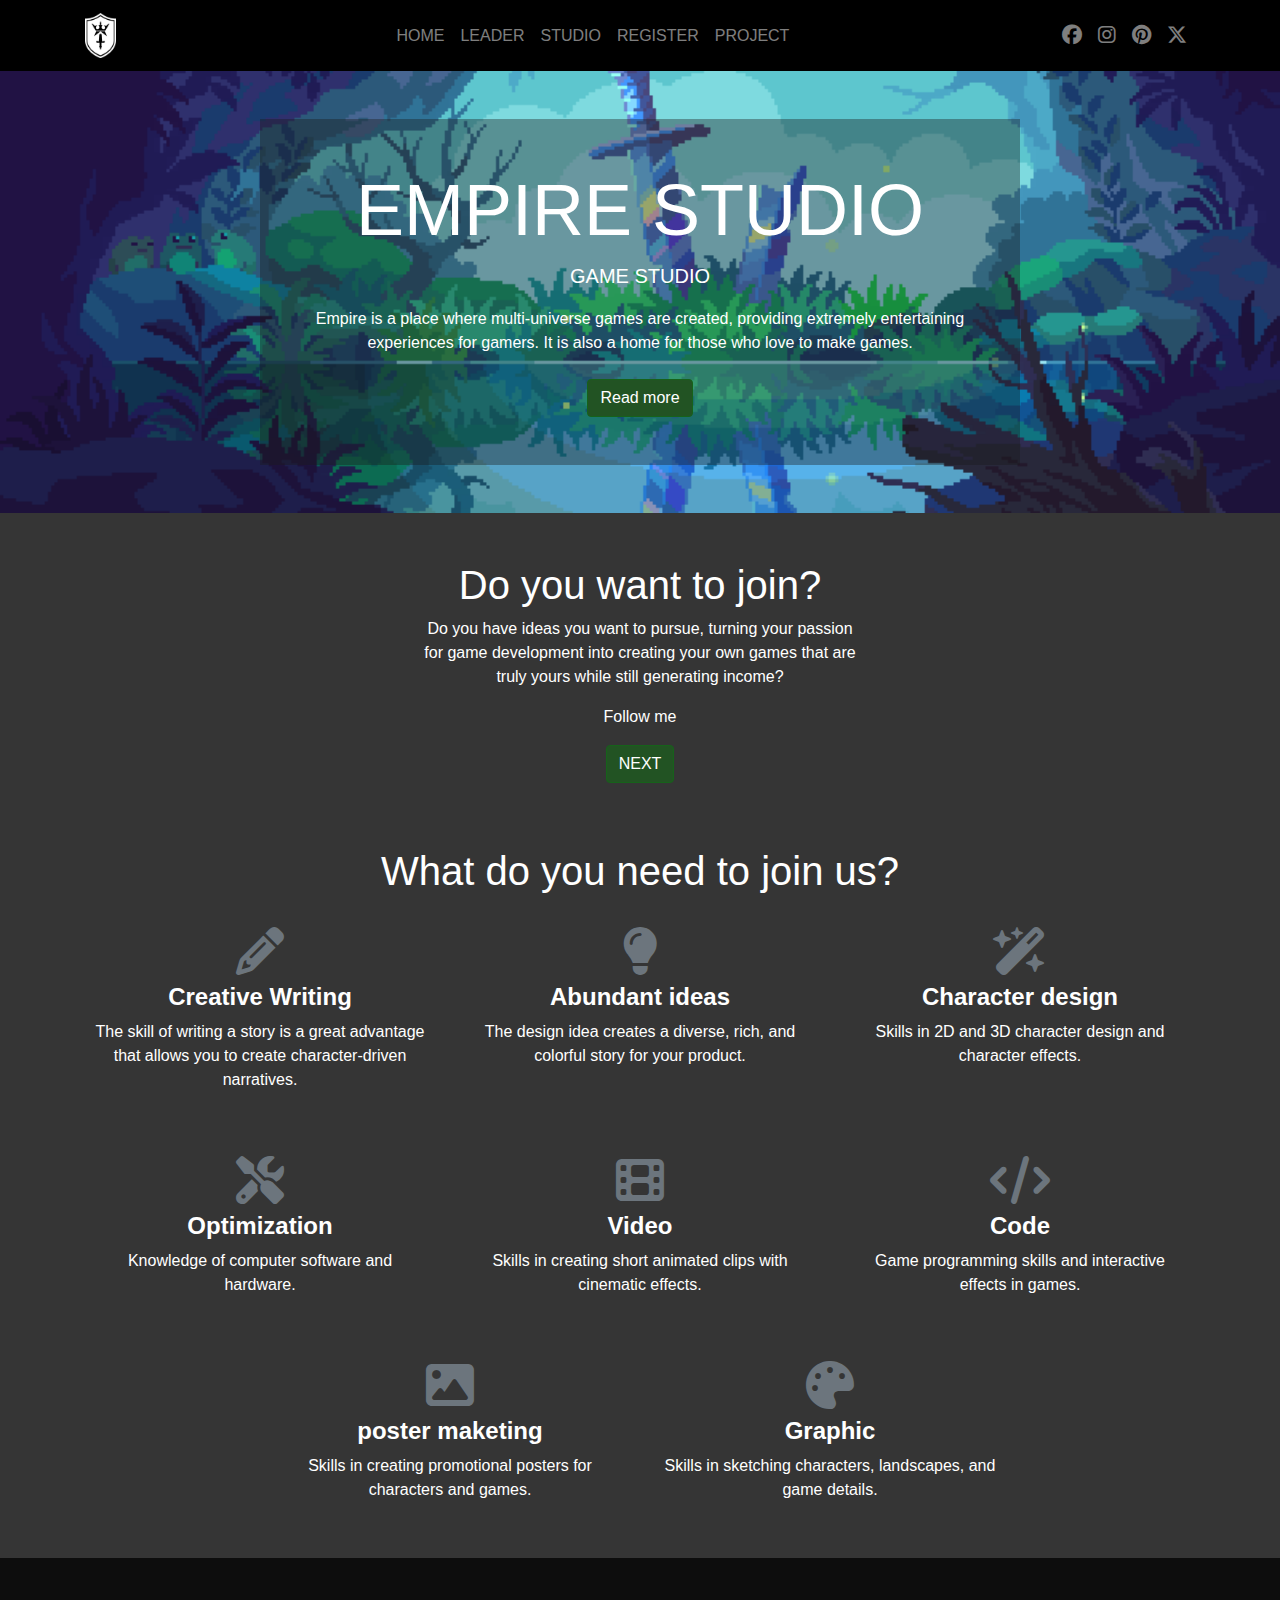
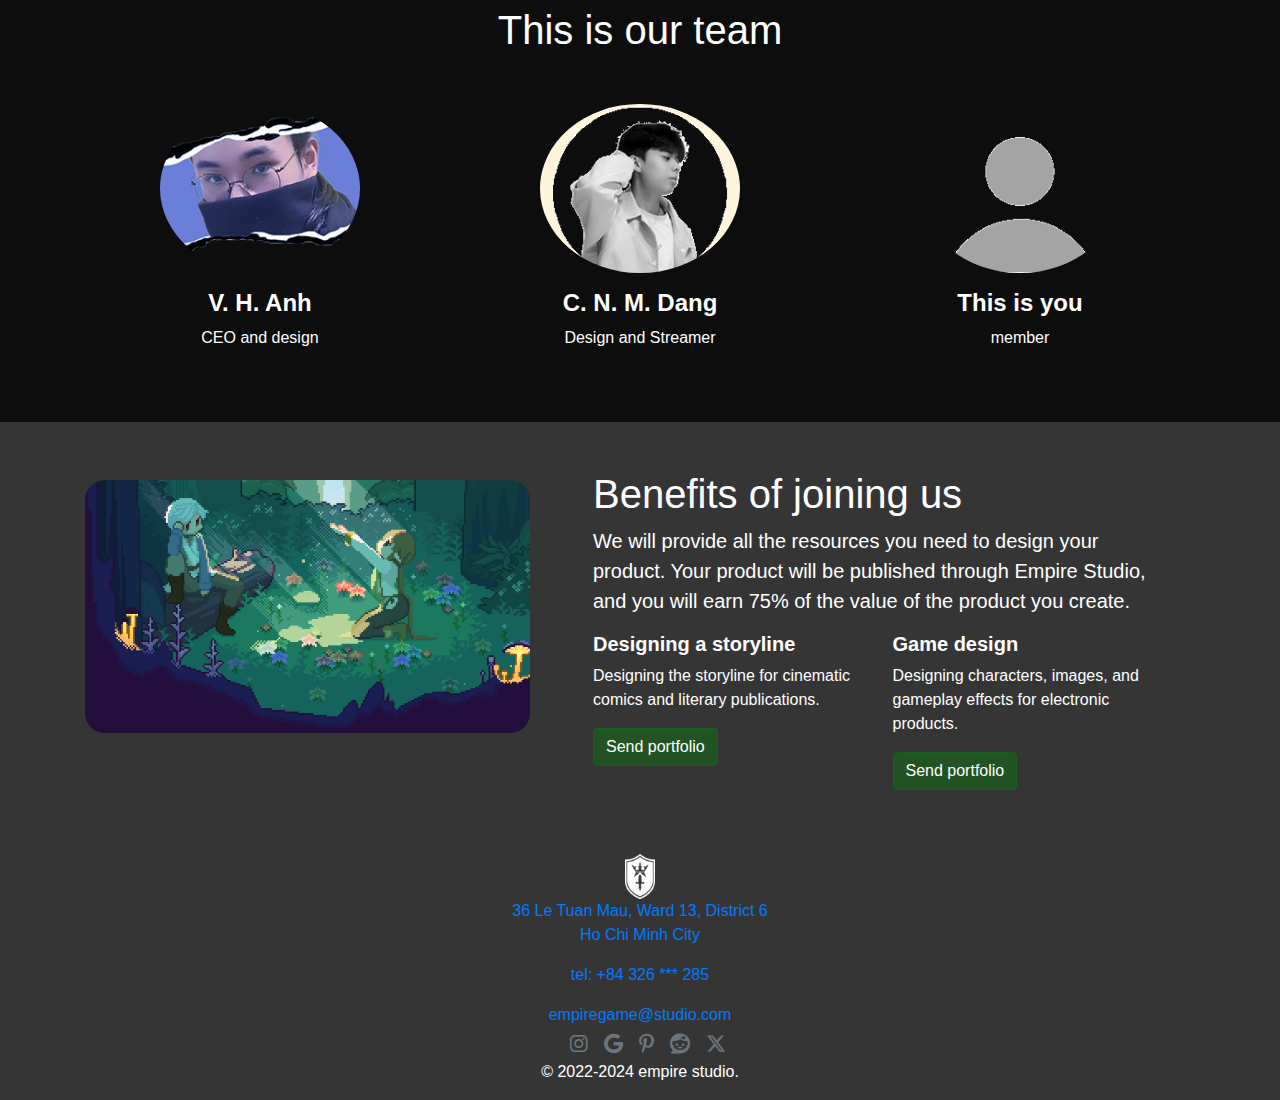
<file: index.html>
<!doctype html>
<html>
<head>
<meta charset="utf-8">
<title>STUDIO</title>
	<link rel="icon" href="images/LOGO STUDIO(1).png">
	<link rel="stylesheet" href="css/bootstrap-4.4.1.css">
	<link rel="stylesheet" href="css/all.css">
</head>
<body>

  <nav class="navbar navbar-expand-md navbar-dark bg-dark">
    <div class="container"> <button class="navbar-toggler navbar-toggler-right border-0" type="button" data-toggle="collapse" data-target="#navbar12" style="">
        <span class="navbar-toggler-icon"></span>
      </button>
      <div class="collapse navbar-collapse" id="navbar12"> <a class="navbar-brand d-none d-md-block" href="#">
          <b><img src="images/LOGO STUDIO(1).png" class="img-icon-toi" alt=""></b>
        </a>
        <ul class="navbar-nav mx-auto">
          <li class="nav-item"> <a class="nav-link" href="index.html">HOME</a> </li>
          <li class="nav-item"> <a class="nav-link" href="profolio.html">LEADER</a> </li>
          <li class="nav-item"> <a class="nav-link" href="home1.html">STUDIO</a> </li>
		  <li class="nav-item"> <a class="nav-link" href="REGISTER.html">REGISTER</a> </li>
		  <li class="nav-item"> <a class="nav-link" href="GAME.html">PROJECT</a> </li>
        </ul>
        <ul class="navbar-nav">
          <li class="nav-item"> <a class="nav-link" href="#"><i class="fa-brands fa-facebook fa-lg"></i></a> </li>
		  <li class="nav-item"> <a class="nav-link" href="#"><i class="fa-brands fa-instagram fa-lg"></i></a> </li>
          <li class="nav-item"> <a class="nav-link" href="#"><i class="fa-brands fa-pinterest fa-lg"></i></a> </li>
          <li class="nav-item"> <a class="nav-link" href="#"><i class="fa-brands fa-x-twitter fa-lg"></i></a> </li>

        </ul>
      </div>
    </div>
  </nav>
  <div class="py-5 text-center bg-img-toi">
    <div class="container">
      <div class="row">
        <div class="p-5 mx-auto col-md-8 col-10" style="background-color:rgba(26,26,26,0.38)">
          <h3 class="display-3">EMPIRE STUDIO</h3>
          <p class="mb-3 lead">GAME STUDIO</p>
          <p class="mb-4">Empire is a place where multi-universe games are created, providing extremely entertaining experiences for gamers. It is also a home for those who love to make games.</p> <a class="btn btn-primary" href="#star">Read more</a>
        </div>
      </div>
    </div>
  </div>
<section id="star">
  <div class="py-5 text-center" >
    <div class="container">
      <div class="row">
        <div class="mx-auto col-lg-5 col-md-7 col-10">
          <h1>Do you want to join?</h1>
          <p class="mb-3">Do you have ideas you want to pursue, turning your passion for game development into creating your own games that are truly yours while still generating income?</p> <p>Follow me</p> <a class="btn btn-primary" href="#come">NEXT</a>
        </div>
      </div>
    </div>
  </div>
</section>
<section id="come"></section>
  <div class="py-3 text-center" style="">
    <div class="container">
      <div class="row">
        <div class="col-md-12 text-center">
          <h1>What do you need to join us?</h1>
        </div>
      </div>
      <div class="row justify-content-center">
        <div class="col-md-4 p-4"> <i class="d-block mb-2 text-muted fa-solid fa-pencil fa-3x"></i>
          <h4> <b>Creative Writing</b> </h4>
          <p>The skill of writing a story is a great advantage that allows you to create character-driven narratives.</p>
        </div>
        <div class="col-md-4 col-6 p-4"> <i class="d-block fa-3x mb-2 text-muted fa-solid fa-lightbulb"></i>
          <h4> <b>Abundant ideas</b> </h4>
          <p>The design idea creates a diverse, rich, and colorful story for your product.</p>
        </div>
        <div class="col-md-4 col-6 p-4"> <i class="d-block fa-3x mb-2 text-muted fa-solid fa-wand-magic-sparkles"></i>
          <h4> <b>Character design</b> </h4>
          <p>Skills in 2D and 3D character design and character effects.</p>
        </div>
		          <div class="col-md-4 col-6 p-4"> <i class="d-block fa-3x mb-2 text-muted fa-solid fa-screwdriver-wrench"></i>
          <h4> <b>Optimization</b> </h4>
          <p>Knowledge of computer software and hardware.</p>
        </div>
        <div class="col-md-4 col-6 p-4"> <i class="d-block fa-3x mb-2 text-muted fa-solid fa-film"></i>
          <h4> <b>Video</b> </h4>
          <p>Skills in creating short animated clips with cinematic effects.</p>
        </div>
        <div class="col-md-4 col-6 p-4"> <i class="d-block fa-3x mb-2 text-muted fa-solid fa-code"></i>
          <h4> <b>Code</b> </h4>
          <p>Game programming skills and interactive effects in games.</p>
        </div>
        <div class="col-md-4 col-6 p-4"> <i class="d-block fa-3x mb-2 text-muted fa-solid fa-image"></i>
          <h4> <b>poster maketing</b> </h4>
          <p>Skills in creating promotional posters for characters and games.</p>
        </div>
        <div class="col-md-4 col-6 p-4"> <i class="d-block fa-3x mb-2 text-muted fa-solid fa-palette"></i>
          <h4> <b>Graphic</b> </h4>
          <p>Skills in sketching characters, landscapes, and game details.</p>
        </div>

      </div>
    </div>
  </div>
  <div class="py-5 text-center text-white" style="background-image: linear-gradient(to bottom, rgba(0, 0, 0, .75), rgba(0, 0, 0, .75)), url(https://static.pingendo.com/cover-bubble-dark.svg);  background-position: center center, center center;  background-size: cover, cover;  background-repeat: repeat, repeat;">
    <div class="container">
      <div class="row">
        <div class="mx-auto col-md-12">
          <h1 class="mb-3">This is our team</h1>
        </div>
      </div>
      <div class="row">
        <div class="col-lg-4 col-md-6 p-4"> <img class="img-fluid d-block mb-3 mx-auto rounded-circle" src="images/player.png" alt="Card image cap" width="200">
          <h4> <b>V. H. Anh</b> </h4>
          <p class="mb-0">CEO and design </p>
        </div>
        <div class="col-lg-4 col-md-6 p-4"> <img class="img-fluid d-block mb-3 mx-auto rounded-circle" src="images/player2.gif" alt="Card image cap" width="200">
          <h4> <b>C. N. M. Dang</b> </h4>
          <p class="mb-0">Design and Streamer</p>
        </div>
        <div class="col-lg-4 p-4"> <img class="img-fluid d-block mb-3 mx-auto rounded-circle" src="images/player 3.gif" width="200">
          <h4> <b>This is you</b> </h4>
          <p class="mb-0">member</p>
        </div>
      </div>
    </div>
  </div>
  <div class="py-5">
    <div class="container">
      <div class="row">
        <div class="order-2 order-md-1 col-md-5"> <img class="img-fluid d-block img-border-radius" src="images/mo-ta.gif"> </div>
        <div class="px-md-5 d-flex flex-column justify-content-center col-md-7 order-1 order-md-2">
          <h1> Benefits of joining us</h1>
          <p class="mb-3 lead">We will provide all the resources you need to design your product. Your product will be published through Empire Studio, and you will earn 75% of the value of the product you create.</p>
          <div class="row">
            <div class="col-md-6">
              <h5> <b>Designing a storyline</b> </h5>
              <p class="mb-3">Designing the storyline for cinematic comics and literary publications.</p>
				<a class="btn btn-primary" href="#come">Send portfolio</a>
            </div>
            <div class="col-md-6">
              <h5> <b>Game design</b> </h5>
              <p class="mb-3">Designing characters, images, and gameplay effects for electronic products.</p>
				<a class="btn btn-primary" href="#come">Send portfolio</a>
            </div>
          </div>
        </div>
      </div>
    </div>
  </div>
  <div class="py-3">
    <div class="container">
      <div class="row">
        <div class="col-md-12 text-center"> <img src="images/LOGO STUDIO(1).png" alt="" class="img-icon-toi">
          <p> <a href=" https://www.google.com/maps?ll=10.750036,106.624365&z=12&t=m&hl=vi&gl=US&mapclient=embed&cid=14182921123083928505" target="_blank"> 36 Le Tuan Mau, Ward 13, District 6 <br>Ho Chi Minh City</a> </p>
          <p> <a href="tel:+84 326 *** 285">tel: +84 326 *** 285</a> </p>
          <p class="mb-0"> <a href="empiregame@studio.com">empiregame@studio.com</a> </p>
        </div>
      </div>
      <div class="row">
        <div class="col-md-12 d-flex align-items-center justify-content-center my-3"> <a href="#">
            <i class="d-block fa-brands fa-facebook-official text-muted fa-lg mr-2"></i>
          </a> <a href="#">
            <i class="d-block fa-brands fa-instagram text-muted fa-lg mx-2"></i>
          </a> <a href="#">
            <i class="d-block fa-brands fa-google text-muted fa-lg mx-2"></i>
          </a> <a href="#">
            <i class="d-block fa-brands fa-pinterest-p text-muted fa-lg mx-2"></i>
          </a> <a href="#">
            <i class="d-block fa-brands fa-reddit text-muted fa-lg mx-2"></i>
          </a> <a href="#">
            <i class="d-block fa-brands fa-x-twitter text-muted fa-lg ml-2 "></i>
          </a> </div>
      </div>
      <div class="row">
        <div class="col-md-12 text-center">
          <p class="mb-0">© 2022-2024 empire studio.</p>
        </div>
      </div>
    </div>
  </div>
  <script src="https://code.jquery.com/jquery-3.3.1.slim.min.js" integrity="sha384-q8i/X+965DzO0rT7abK41JStQIAqVgRVzpbzo5smXKp4YfRvH+8abtTE1Pi6jizo" crossorigin="anonymous"></script>
  <script src="https://cdnjs.cloudflare.com/ajax/libs/popper.js/1.14.6/umd/popper.min.js" integrity="sha384-wHAiFfRlMFy6i5SRaxvfOCifBUQy1xHdJ/yoi7FRNXMRBu5WHdZYu1hA6ZOblgut" crossorigin="anonymous"></script>
  <script src="https://stackpath.bootstrapcdn.com/bootstrap/4.3.1/js/bootstrap.min.js" integrity="sha384-JjSmVgyd0p3pXB1rRibZUAYoIIy6OrQ6VrjIEaFf/nJGzIxFDsf4x0xIM+B07jRM" crossorigin="anonymous"></script>

</body>
</html>
</file>
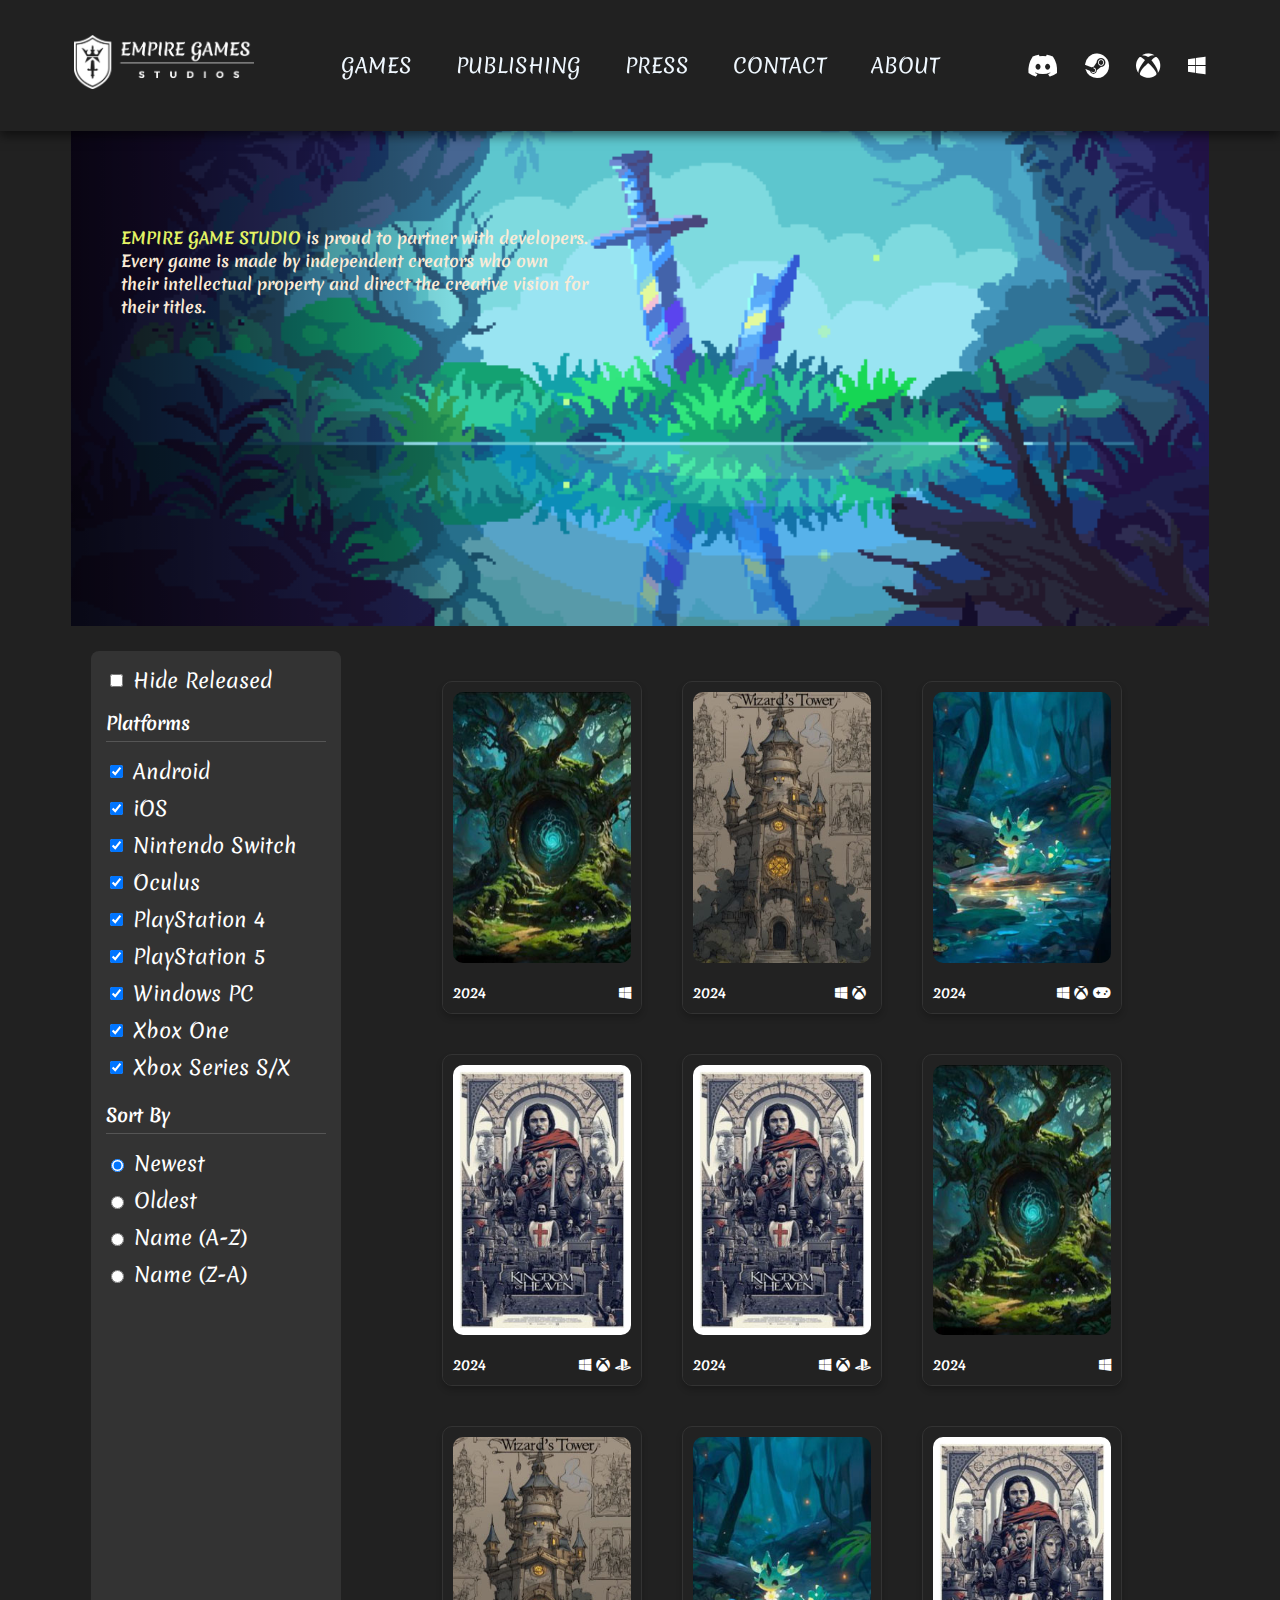
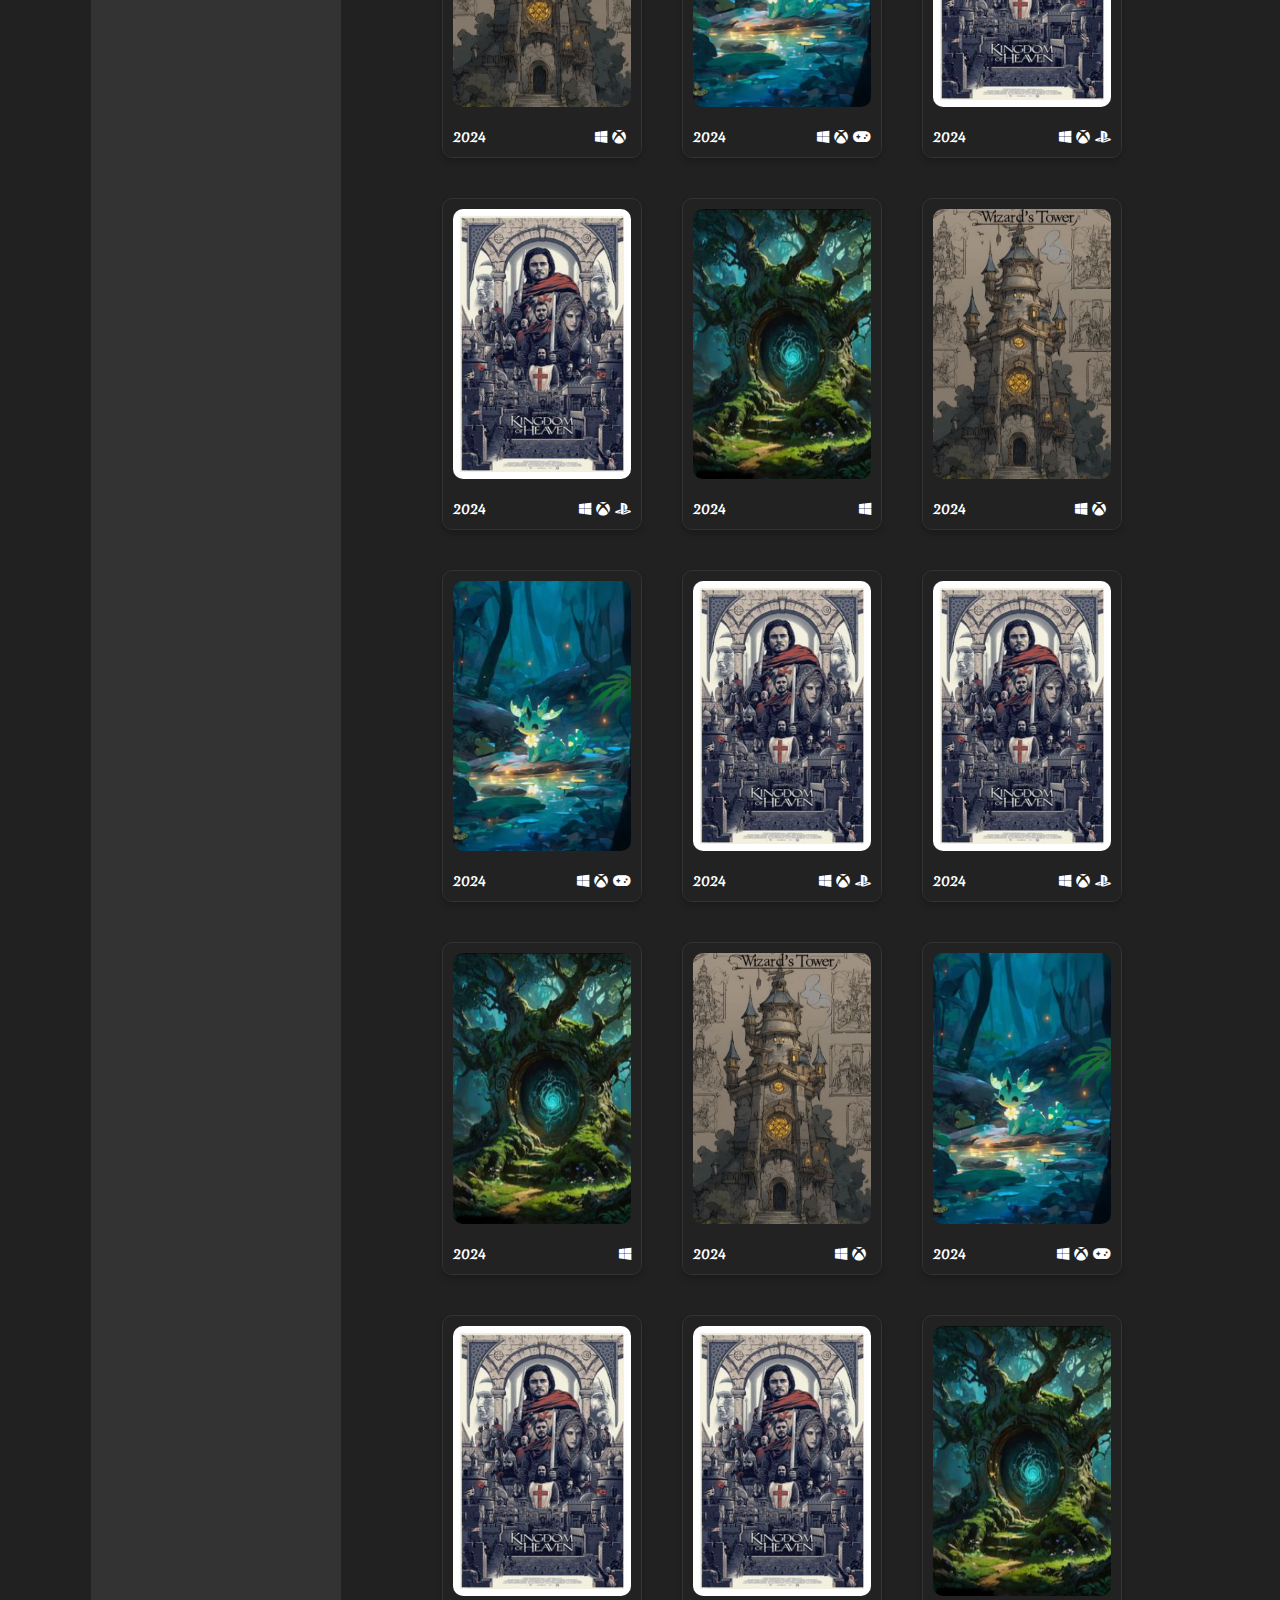
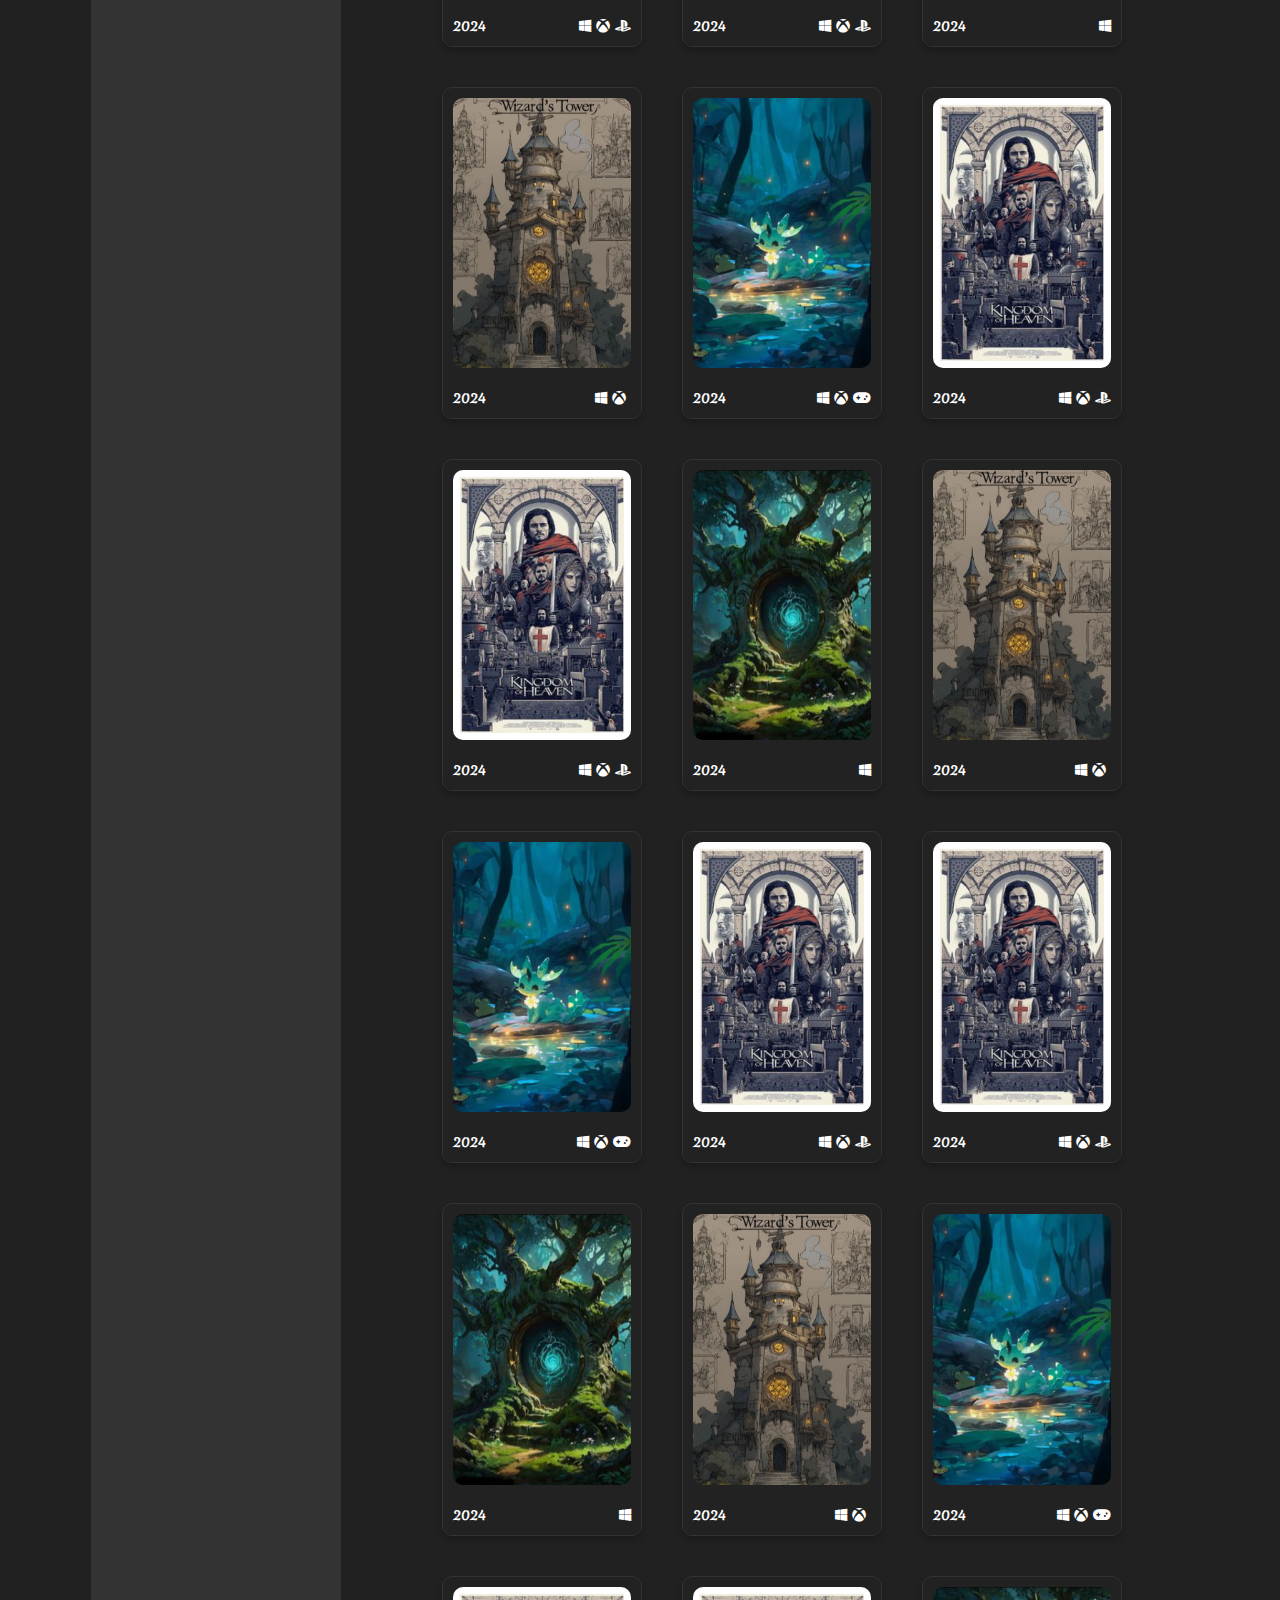
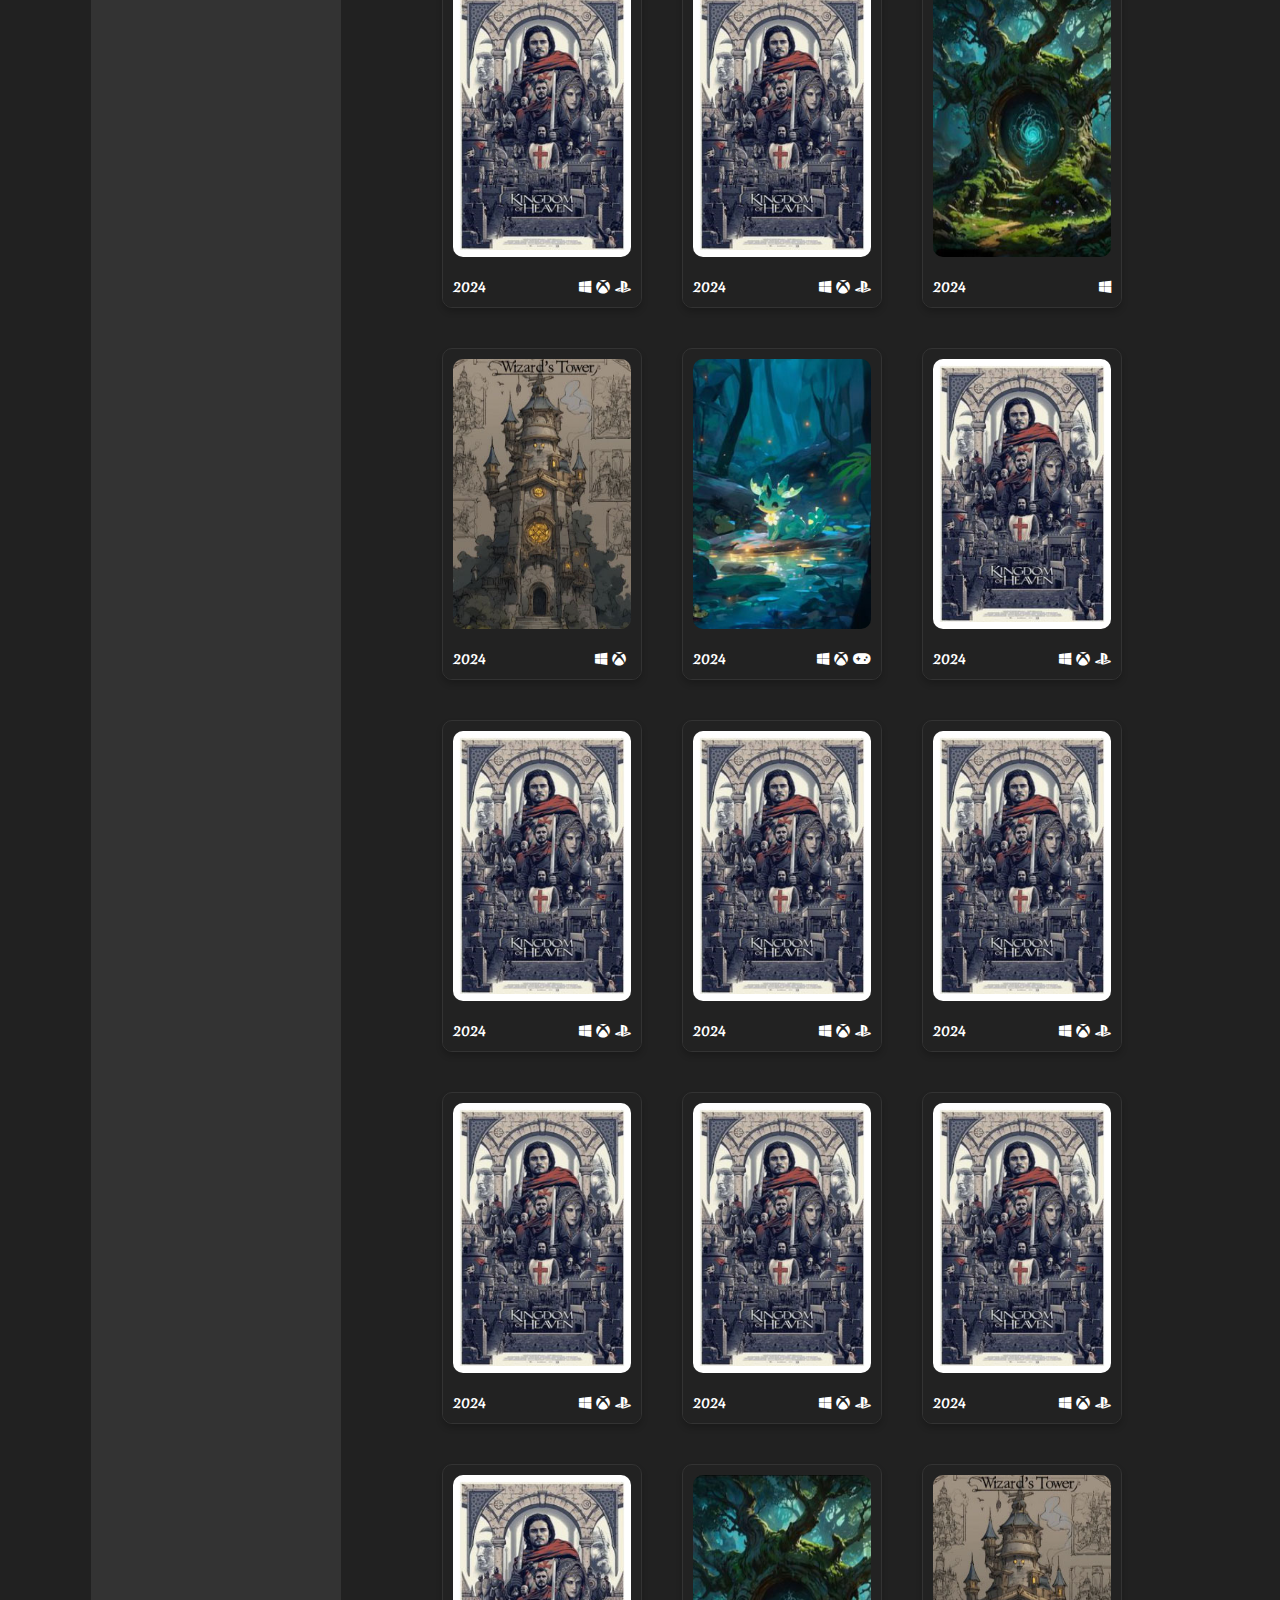
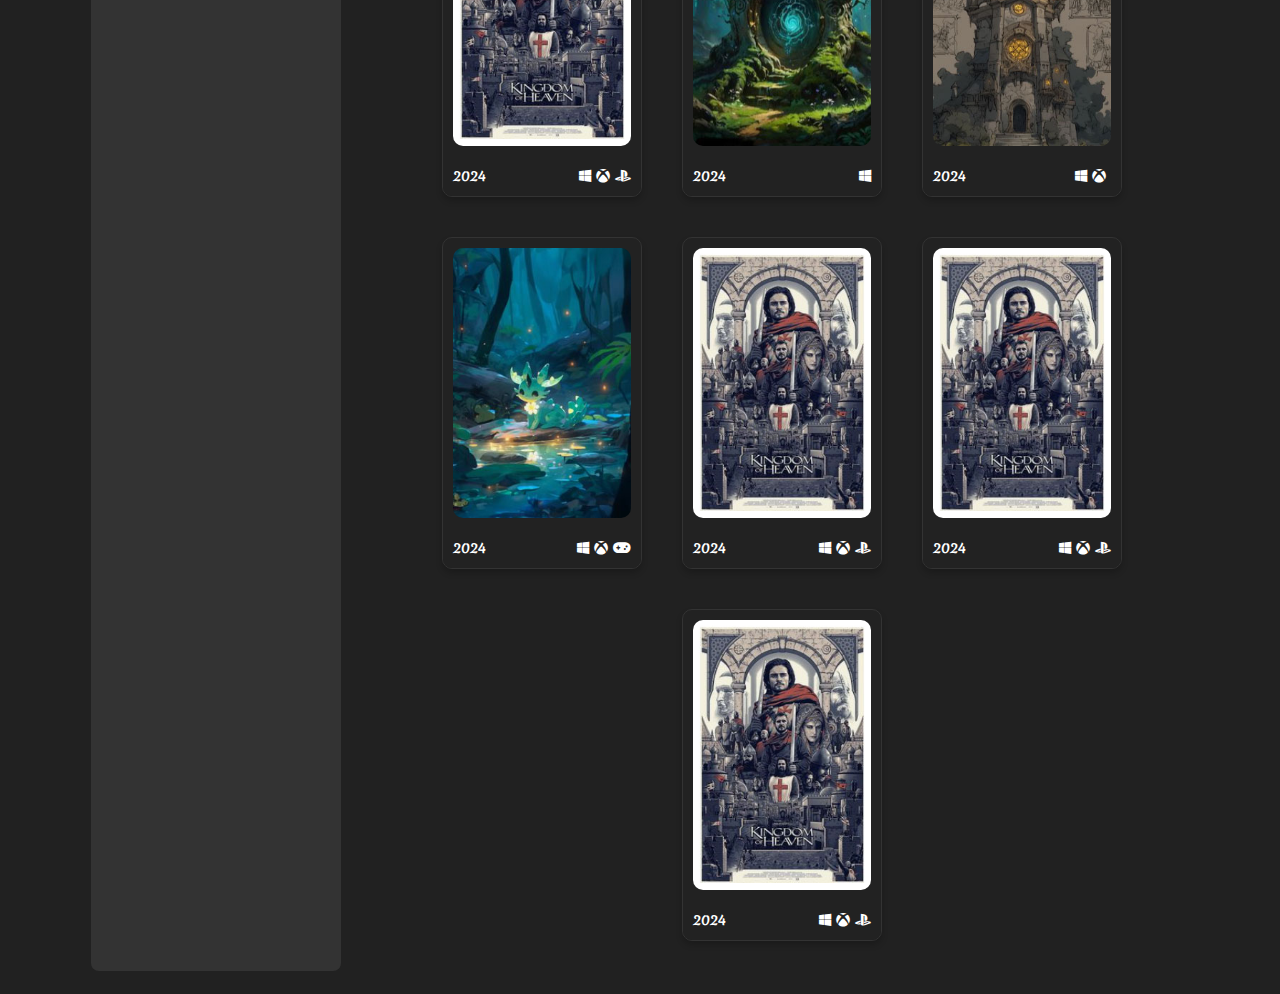
<file: GAME.html>
<!doctype html>
<html>
<head>
    <meta charset="utf-8">
    <title>GAMES</title>
    <link rel="stylesheet" href="css/MAINSTYLE.css">
    <link rel="icon" href="images/LOGO STUDIO web.png">
	<link rel="stylesheet" href="css/all.css">
</head>

<body>
	<header>	
	<nav>
		<div class="container">
			   <a  href="home1.html"><img src="images/logo studio.png" alt="LOGO" class="logo" style="width: 20vh"></a>
			
			<button type="button" class="btn-toggle">
				<p style="font-size:3vh">MENU <i class="fa-solid fa-bars " > </i></p>
			</button>
	<div class="menu">
				<ul>
					<li><a href="GAME.html">GAMES</a></li>
					<li><a href="PUBLISHING.html">PUBLISHING</a></li>
					<li><a href="PRESS.html">PRESS</a></li>
					<li><a href="PRESS.html">CONTACT</a></li>
					<li><a href="ABOUT.html">ABOUT</a></li>
				</ul>
			</div>
		<div class="nav-icon row"> 
			<a href=""><i class="fa-brands fa-discord fa-lg"></i></a>
			<a href=""><i class="fa-brands fa-steam fa-lg"></i></a>
			<a href=""><i class="fa-brands fa-xbox fa-lg"></i></a>
			<a href=""><i class="fa-brands fa-windows"></i></a>
		</div>
		
		</div>
		</nav>
	</header>
		<section id="welcome" class="container" style="margin-top: 10%">
		<div class="caption">
			<h1> <strong class="bold-text" style="color:#E3F464">EMPIRE GAME STUDIO</strong> is proud to partner with developers. Every game is made by independent creators who own their intellectual property and direct the creative vision for their titles.
			</h1>
	  </div>
</section>

	<section id="menu game">
		<div class="container row">
			<div class="col-3 d-flex justify-content-end"> <div class="filter-menu">
  <div class="toggle-switch">
    <input type="checkbox" id="hide-released">
    <label for="hide-released">Hide Released</label>
  </div>

  <div class="filter-group">
    <h3>Platforms</h3>
    <label><input type="checkbox" checked> Android</label>
    <label><input type="checkbox" checked> iOS</label>
    <label><input type="checkbox" checked> Nintendo Switch</label>
    <label><input type="checkbox" checked> Oculus</label>
    <label><input type="checkbox" checked> PlayStation 4</label>
    <label><input type="checkbox" checked> PlayStation 5</label>
    <label><input type="checkbox" checked> Windows PC</label>
    <label><input type="checkbox" checked> Xbox One</label>
    <label><input type="checkbox" checked> Xbox Series S/X</label>
  </div>

  <div class="sort-options">
    <h3>Sort By</h3>
    <label><input type="radio" name="sort" checked> Newest</label>
    <label><input type="radio" name="sort"> Oldest</label>
    <label><input type="radio" name="sort"> Name (A-Z)</label>
    <label><input type="radio" name="sort"> Name (Z-A)</label>
  </div>
</div>

				<div>
				</div>
			</div>
			<div class="col-9 d-flex ">
							<div class="game-container">
				<!-- Box 1 -->
 				<div class="game-box">
					<a href="soni game.html"><img src="images/game.jpg" alt="Sonny" class="game-image"></a>
<div class="game-info">
		  <span class="year">2024</span>
			  <div class="platforms">
				<i class="fa-brands fa-windows"></i>
		</div>
				  </div>
			  </div>
				<!-- Box 2 -->
 				<div class="game-box">
					<a href="soni game.html"><img src="images/game-2.jpg" alt="Sonny" class="game-image"></a>
<div class="game-info">
		  <span class="year">2024</span>
			  <div class="platforms">
				<i class="fa-brands fa-windows"></i>
				<i class="fa-brands fa-xbox"></i>
				<i class="fa-brands fa-"></i>
		</div>
				  </div>
			  </div>
				<!-- Box 3 -->
 				<div class="game-box">
					<a href="soni game.html"><img src="images/game-3.jpg" alt="Sonny" class="game-image"></a>
<div class="game-info">
		  <span class="year">2024</span>
			  <div class="platforms">
				<i class="fa-brands fa-windows"></i>
				<i class="fa-brands fa-xbox"></i>
				<i class="fa-solid fa-gamepad"></i>
		</div>
				  </div>
			  </div>
				<!-- Box 4 -->
 				<div class="game-box">
				  <a href="soni game.html"><img src="images/game-4.jpg" alt="Sonny" class="game-image"></a>
<div class="game-info">
		  <span class="year">2024</span>
			  <div class="platforms">
				<i class="fa-brands fa-windows"></i>
				<i class="fa-brands fa-xbox"></i>
				<i class="fa-brands fa-playstation"></i>
		</div>
				  </div>
			  </div>
				<!-- Box 5 -->
 				<div class="game-box">
				  <a href="soni game.html"><img src="images/game-4.jpg" alt="Sonny" class="game-image"></a>
<div class="game-info">
		  <span class="year">2024</span>
			  <div class="platforms">
				<i class="fa-brands fa-windows"></i>
				<i class="fa-brands fa-xbox"></i>
				<i class="fa-brands fa-playstation"></i>
		</div>
				  </div>
			  </div>
				<!-- Box 6 -->
 				<div class="game-box">
					<a href="soni game.html"><img src="images/game.jpg" alt="Sonny" class="game-image"></a>
<div class="game-info">
		  <span class="year">2024</span>
			  <div class="platforms">
				<i class="fa-brands fa-windows"></i>
		</div>
				  </div>
			  </div>
				<!-- Box 7 -->
 				<div class="game-box">
					<a href="soni game.html"><img src="images/game-2.jpg" alt="Sonny" class="game-image"></a>
<div class="game-info">
		  <span class="year">2024</span>
			  <div class="platforms">
				<i class="fa-brands fa-windows"></i>
				<i class="fa-brands fa-xbox"></i>
				<i class="fa-brands fa-"></i>
		</div>
				  </div>
			  </div>
				<!-- Box 8 -->
 				<div class="game-box">
					<a href="soni game.html"><img src="images/game-3.jpg" alt="Sonny" class="game-image"></a>
<div class="game-info">
		  <span class="year">2024</span>
			  <div class="platforms">
				<i class="fa-brands fa-windows"></i>
				<i class="fa-brands fa-xbox"></i>
				<i class="fa-solid fa-gamepad"></i>
		</div>
				  </div>
			  </div>
				<!-- Box 9 -->
 				<div class="game-box">
				  <a href="soni game.html"><img src="images/game-4.jpg" alt="Sonny" class="game-image"></a>
<div class="game-info">
		  <span class="year">2024</span>
			  <div class="platforms">
				<i class="fa-brands fa-windows"></i>
				<i class="fa-brands fa-xbox"></i>
				<i class="fa-brands fa-playstation"></i>
		</div>
				  </div>
			  </div>
				<!-- Box 10 -->
 				<div class="game-box">
				  <a href="soni game.html"><img src="images/game-4.jpg" alt="Sonny" class="game-image"></a>
<div class="game-info">
		  <span class="year">2024</span>
			  <div class="platforms">
				<i class="fa-brands fa-windows"></i>
				<i class="fa-brands fa-xbox"></i>
				<i class="fa-brands fa-playstation"></i>
		</div>
				  </div>
			  </div>
				<!-- Box 11 -->
 				<div class="game-box">
					<a href="soni game.html"><img src="images/game.jpg" alt="Sonny" class="game-image"></a>
<div class="game-info">
		  <span class="year">2024</span>
			  <div class="platforms">
				<i class="fa-brands fa-windows"></i>
		</div>
				  </div>
			  </div>
				<!-- Box 12 -->
 				<div class="game-box">
					<a href="soni game.html"><img src="images/game-2.jpg" alt="Sonny" class="game-image"></a>
<div class="game-info">
		  <span class="year">2024</span>
			  <div class="platforms">
				<i class="fa-brands fa-windows"></i>
				<i class="fa-brands fa-xbox"></i>
				<i class="fa-brands fa-"></i>
		</div>
				  </div>
			  </div>
				<!-- Box 13 -->
 				<div class="game-box">
					<a href="soni game.html"><img src="images/game-3.jpg" alt="Sonny" class="game-image"></a>
<div class="game-info">
		  <span class="year">2024</span>
			  <div class="platforms">
				<i class="fa-brands fa-windows"></i>
				<i class="fa-brands fa-xbox"></i>
				<i class="fa-solid fa-gamepad"></i>
		</div>
				  </div>
			  </div>
				<!-- Box 14 -->
 				<div class="game-box">
				  <a href="soni game.html"><img src="images/game-4.jpg" alt="Sonny" class="game-image"></a>
<div class="game-info">
		  <span class="year">2024</span>
			  <div class="platforms">
				<i class="fa-brands fa-windows"></i>
				<i class="fa-brands fa-xbox"></i>
				<i class="fa-brands fa-playstation"></i>
		</div>
				  </div>
			  </div>
				<!-- Box 15 -->
 				<div class="game-box">
				  <a href="soni game.html"><img src="images/game-4.jpg" alt="Sonny" class="game-image"></a>
<div class="game-info">
		  <span class="year">2024</span>
			  <div class="platforms">
				<i class="fa-brands fa-windows"></i>
				<i class="fa-brands fa-xbox"></i>
				<i class="fa-brands fa-playstation"></i>
		</div>
				  </div>
			  </div>
				<!-- Box 16 -->
 				<div class="game-box">
					<a href="soni game.html"><img src="images/game.jpg" alt="Sonny" class="game-image"></a>
<div class="game-info">
		  <span class="year">2024</span>
			  <div class="platforms">
				<i class="fa-brands fa-windows"></i>
		</div>
				  </div>
			  </div>
				<!-- Box 17 -->
 				<div class="game-box">
					<a href="soni game.html"><img src="images/game-2.jpg" alt="Sonny" class="game-image"></a>
<div class="game-info">
		  <span class="year">2024</span>
			  <div class="platforms">
				<i class="fa-brands fa-windows"></i>
				<i class="fa-brands fa-xbox"></i>
				<i class="fa-brands fa-"></i>
		</div>
				  </div>
			  </div>
				<!-- Box 18 -->
 				<div class="game-box">
					<a href="soni game.html"><img src="images/game-3.jpg" alt="Sonny" class="game-image"></a>
<div class="game-info">
		  <span class="year">2024</span>
			  <div class="platforms">
				<i class="fa-brands fa-windows"></i>
				<i class="fa-brands fa-xbox"></i>
				<i class="fa-solid fa-gamepad"></i>
		</div>
				  </div>
			  </div>
				<!-- Box 19 -->
 				<div class="game-box">
				  <a href="soni game.html"><img src="images/game-4.jpg" alt="Sonny" class="game-image"></a>
<div class="game-info">
		  <span class="year">2024</span>
			  <div class="platforms">
				<i class="fa-brands fa-windows"></i>
				<i class="fa-brands fa-xbox"></i>
				<i class="fa-brands fa-playstation"></i>
		</div>
				  </div>
			  </div>
				<!-- Box 20 -->
 				<div class="game-box">
				  <a href="soni game.html"><img src="images/game-4.jpg" alt="Sonny" class="game-image"></a>
<div class="game-info">
		  <span class="year">2024</span>
			  <div class="platforms">
				<i class="fa-brands fa-windows"></i>
				<i class="fa-brands fa-xbox"></i>
				<i class="fa-brands fa-playstation"></i>
		</div>
				  </div>
			  </div>
				<!-- Box 21 -->
 				<div class="game-box">
					<a href="soni game.html"><img src="images/game.jpg" alt="Sonny" class="game-image"></a>
<div class="game-info">
		  <span class="year">2024</span>
			  <div class="platforms">
				<i class="fa-brands fa-windows"></i>
		</div>
				  </div>
			  </div>
				<!-- Box 22 -->
 				<div class="game-box">
					<a href="soni game.html"><img src="images/game-2.jpg" alt="Sonny" class="game-image"></a>
<div class="game-info">
		  <span class="year">2024</span>
			  <div class="platforms">
				<i class="fa-brands fa-windows"></i>
				<i class="fa-brands fa-xbox"></i>
				<i class="fa-brands fa-"></i>
		</div>
				  </div>
			  </div>
				<!-- Box 21 -->
 				<div class="game-box">
					<a href="soni game.html"><img src="images/game-3.jpg" alt="Sonny" class="game-image"></a>
<div class="game-info">
		  <span class="year">2024</span>
			  <div class="platforms">
				<i class="fa-brands fa-windows"></i>
				<i class="fa-brands fa-xbox"></i>
				<i class="fa-solid fa-gamepad"></i>
		</div>
				  </div>
			  </div>
				<!-- Box 22 -->
 				<div class="game-box">
				  <a href="soni game.html"><img src="images/game-4.jpg" alt="Sonny" class="game-image"></a>
<div class="game-info">
		  <span class="year">2024</span>
			  <div class="platforms">
				<i class="fa-brands fa-windows"></i>
				<i class="fa-brands fa-xbox"></i>
				<i class="fa-brands fa-playstation"></i>
		</div>
				  </div>
			  </div>
				<!-- Box 23 -->
 				<div class="game-box">
				  <a href="soni game.html"><img src="images/game-4.jpg" alt="Sonny" class="game-image"></a>
<div class="game-info">
		  <span class="year">2024</span>
			  <div class="platforms">
				<i class="fa-brands fa-windows"></i>
				<i class="fa-brands fa-xbox"></i>
				<i class="fa-brands fa-playstation"></i>
		</div>
				  </div>
			  </div>
				<!-- Box 24 -->
 				<div class="game-box">
					<a href="soni game.html"><img src="images/game.jpg" alt="Sonny" class="game-image"></a>
<div class="game-info">
		  <span class="year">2024</span>
			  <div class="platforms">
				<i class="fa-brands fa-windows"></i>
		</div>
				  </div>
			  </div>
				<!-- Box 25 -->
 				<div class="game-box">
					<a href="soni game.html"><img src="images/game-2.jpg" alt="Sonny" class="game-image"></a>
<div class="game-info">
		  <span class="year">2024</span>
			  <div class="platforms">
				<i class="fa-brands fa-windows"></i>
				<i class="fa-brands fa-xbox"></i>
				<i class="fa-brands fa-"></i>
		</div>
				  </div>
			  </div>
				<!-- Box 26 -->
 				<div class="game-box">
					<a href="soni game.html"><img src="images/game-3.jpg" alt="Sonny" class="game-image"></a>
<div class="game-info">
		  <span class="year">2024</span>
			  <div class="platforms">
				<i class="fa-brands fa-windows"></i>
				<i class="fa-brands fa-xbox"></i>
				<i class="fa-solid fa-gamepad"></i>
		</div>
				  </div>
			  </div>
				<!-- Box 27 -->
 				<div class="game-box">
				  <a href="soni game.html"><img src="images/game-4.jpg" alt="Sonny" class="game-image"></a>
<div class="game-info">
		  <span class="year">2024</span>
			  <div class="platforms">
				<i class="fa-brands fa-windows"></i>
				<i class="fa-brands fa-xbox"></i>
				<i class="fa-brands fa-playstation"></i>
		</div>
				  </div>
			  </div>
				<!-- Box 28 -->
 				<div class="game-box">
				  <a href="soni game.html"><img src="images/game-4.jpg" alt="Sonny" class="game-image"></a>
<div class="game-info">
		  <span class="year">2024</span>
			  <div class="platforms">
				<i class="fa-brands fa-windows"></i>
				<i class="fa-brands fa-xbox"></i>
				<i class="fa-brands fa-playstation"></i>
		</div>
				  </div>
			  </div>
				<!-- Box 29 -->
 				<div class="game-box">
					<a href="soni game.html"><img src="images/game.jpg" alt="Sonny" class="game-image"></a>
<div class="game-info">
		  <span class="year">2024</span>
			  <div class="platforms">
				<i class="fa-brands fa-windows"></i>
		</div>
				  </div>
			  </div>
				<!-- Box 30 -->
 				<div class="game-box">
					<a href="soni game.html"><img src="images/game-2.jpg" alt="Sonny" class="game-image"></a>
<div class="game-info">
		  <span class="year">2024</span>
			  <div class="platforms">
				<i class="fa-brands fa-windows"></i>
				<i class="fa-brands fa-xbox"></i>
				<i class="fa-brands fa-"></i>
		</div>
				  </div>
			  </div>
				<!-- Box 31 -->
 				<div class="game-box">
					<a href="soni game.html"><img src="images/game-3.jpg" alt="Sonny" class="game-image"></a>
<div class="game-info">
		  <span class="year">2024</span>
			  <div class="platforms">
				<i class="fa-brands fa-windows"></i>
				<i class="fa-brands fa-xbox"></i>
				<i class="fa-solid fa-gamepad"></i>
		</div>
				  </div>
			  </div>
				<!-- Box 32 -->
 				<div class="game-box">
				  <a href="soni game.html"><img src="images/game-4.jpg" alt="Sonny" class="game-image"></a>
<div class="game-info">
		  <span class="year">2024</span>
			  <div class="platforms">
				<i class="fa-brands fa-windows"></i>
				<i class="fa-brands fa-xbox"></i>
				<i class="fa-brands fa-playstation"></i>
		</div>
				  </div>
			  </div>
				<!-- Box 33 -->
 				<div class="game-box">
				  <a href="soni game.html"><img src="images/game-4.jpg" alt="Sonny" class="game-image"></a>
<div class="game-info">
		  <span class="year">2024</span>
			  <div class="platforms">
				<i class="fa-brands fa-windows"></i>
				<i class="fa-brands fa-xbox"></i>
				<i class="fa-brands fa-playstation"></i>
		</div>
				  </div>
			  </div>
				<!-- Box 34 -->
 				<div class="game-box">
					<a href="soni game.html"><img src="images/game.jpg" alt="Sonny" class="game-image"></a>
<div class="game-info">
		  <span class="year">2024</span>
			  <div class="platforms">
				<i class="fa-brands fa-windows"></i>
		</div>
				  </div>
			  </div>
				<!-- Box 35 -->
 				<div class="game-box">
					<a href="soni game.html"><img src="images/game-2.jpg" alt="Sonny" class="game-image"></a>
<div class="game-info">
		  <span class="year">2024</span>
			  <div class="platforms">
				<i class="fa-brands fa-windows"></i>
				<i class="fa-brands fa-xbox"></i>
				<i class="fa-brands fa-"></i>
		</div>
				  </div>
			  </div>
				<!-- Box 36 -->
 				<div class="game-box">
					<a href="soni game.html"><img src="images/game-3.jpg" alt="Sonny" class="game-image"></a>
<div class="game-info">
		  <span class="year">2024</span>
			  <div class="platforms">
				<i class="fa-brands fa-windows"></i>
				<i class="fa-brands fa-xbox"></i>
				<i class="fa-solid fa-gamepad"></i>
		</div>
				  </div>
			  </div>
				<!-- Box 37 -->
 				<div class="game-box">
				  <a href="soni game.html"><img src="images/game-4.jpg" alt="Sonny" class="game-image"></a>
<div class="game-info">
		  <span class="year">2024</span>
			  <div class="platforms">
				<i class="fa-brands fa-windows"></i>
				<i class="fa-brands fa-xbox"></i>
				<i class="fa-brands fa-playstation"></i>
		</div>
				  </div>
			  </div>
				<!-- Box 38 -->
 				<div class="game-box">
				  <a href="soni game.html"><img src="images/game-4.jpg" alt="Sonny" class="game-image"></a>
<div class="game-info">
		  <span class="year">2024</span>
			  <div class="platforms">
				<i class="fa-brands fa-windows"></i>
				<i class="fa-brands fa-xbox"></i>
				<i class="fa-brands fa-playstation"></i>
		</div>
				  </div>
			  </div>
				<!-- Box 39 -->
 				<div class="game-box">
				  <a href="soni game.html"><img src="images/game-4.jpg" alt="Sonny" class="game-image"></a>
<div class="game-info">
		  <span class="year">2024</span>
			  <div class="platforms">
				<i class="fa-brands fa-windows"></i>
				<i class="fa-brands fa-xbox"></i>
				<i class="fa-brands fa-playstation"></i>
		</div>
				  </div>
			  </div>
				<!-- Box 40 -->
 				<div class="game-box">
				  <a href="soni game.html"><img src="images/game-4.jpg" alt="Sonny" class="game-image"></a>
<div class="game-info">
		  <span class="year">2024</span>
			  <div class="platforms">
				<i class="fa-brands fa-windows"></i>
				<i class="fa-brands fa-xbox"></i>
				<i class="fa-brands fa-playstation"></i>
		</div>
				  </div>
			  </div>
				<!-- Box 41 -->
 				<div class="game-box">
				  <a href="soni game.html"><img src="images/game-4.jpg" alt="Sonny" class="game-image"></a>
<div class="game-info">
		  <span class="year">2024</span>
			  <div class="platforms">
				<i class="fa-brands fa-windows"></i>
				<i class="fa-brands fa-xbox"></i>
				<i class="fa-brands fa-playstation"></i>
		</div>
				  </div>
			  </div>
				<!-- Box 42 -->
 				<div class="game-box">
				  <a href="soni game.html"><img src="images/game-4.jpg" alt="Sonny" class="game-image"></a>
<div class="game-info">
		  <span class="year">2024</span>
			  <div class="platforms">
				<i class="fa-brands fa-windows"></i>
				<i class="fa-brands fa-xbox"></i>
				<i class="fa-brands fa-playstation"></i>
		</div>
				  </div>
			  </div>
				<!-- Box 43 -->
 				<div class="game-box">
				  <a href="soni game.html"><img src="images/game-4.jpg" alt="Sonny" class="game-image"></a>
<div class="game-info">
		  <span class="year">2024</span>
			  <div class="platforms">
				<i class="fa-brands fa-windows"></i>
				<i class="fa-brands fa-xbox"></i>
				<i class="fa-brands fa-playstation"></i>
		</div>
				  </div>
			  </div>
				<!-- Box 44 -->
 				<div class="game-box">
				  <a href="soni game.html"><img src="images/game-4.jpg" alt="Sonny" class="game-image"></a>
<div class="game-info">
		  <span class="year">2024</span>
			  <div class="platforms">
				<i class="fa-brands fa-windows"></i>
				<i class="fa-brands fa-xbox"></i>
				<i class="fa-brands fa-playstation"></i>
		</div>
				  </div>
			  </div>
				<!-- Box 45 -->
 				<div class="game-box">
					<a href="soni game.html"><img src="images/game.jpg" alt="Sonny" class="game-image"></a>
<div class="game-info">
		  <span class="year">2024</span>
			  <div class="platforms">
				<i class="fa-brands fa-windows"></i>
		</div>
				  </div>
			  </div>
				<!-- Box 46 -->
 				<div class="game-box">
					<a href="soni game.html"><img src="images/game-2.jpg" alt="Sonny" class="game-image"></a>
<div class="game-info">
		  <span class="year">2024</span>
			  <div class="platforms">
				<i class="fa-brands fa-windows"></i>
				<i class="fa-brands fa-xbox"></i>
				<i class="fa-brands fa-"></i>
		</div>
				  </div>
			  </div>
				<!-- Box 47 -->
 				<div class="game-box">
					<a href="soni game.html"><img src="images/game-3.jpg" alt="Sonny" class="game-image"></a>
<div class="game-info">
		  <span class="year">2024</span>
			  <div class="platforms">
				<i class="fa-brands fa-windows"></i>
				<i class="fa-brands fa-xbox"></i>
				<i class="fa-solid fa-gamepad"></i>
		</div>
				  </div>
			  </div>
				<!-- Box 48 -->
 				<div class="game-box">
				  <a href="soni game.html"><img src="images/game-4.jpg" alt="Sonny" class="game-image"></a>
<div class="game-info">
		  <span class="year">2024</span>
			  <div class="platforms">
				<i class="fa-brands fa-windows"></i>
				<i class="fa-brands fa-xbox"></i>
				<i class="fa-brands fa-playstation"></i>
		</div>
				  </div>
			  </div>
				<!-- Box 49 -->
 				<div class="game-box">
				  <a href="soni game.html"><img src="images/game-4.jpg" alt="Sonny" class="game-image"></a>
<div class="game-info">
		  <span class="year">2024</span>
			  <div class="platforms">
				<i class="fa-brands fa-windows"></i>
				<i class="fa-brands fa-xbox"></i>
				<i class="fa-brands fa-playstation"></i>
		</div>
				  </div>
			  </div>
				<!-- Box 50 -->
 				<div class="game-box">
				  <a href="soni game.html"><img src="images/game-4.jpg" alt="Sonny" class="game-image"></a>
<div class="game-info">
		  <span class="year">2024</span>
			  <div class="platforms">
				<i class="fa-brands fa-windows"></i>
				<i class="fa-brands fa-xbox"></i>
				<i class="fa-brands fa-playstation"></i>
		</div>
				  </div>
			  </div>

			</div>	

				
			</div>
		</div>
	</section>
	
	<script src="https://ajax.googleapis.com/ajax/libs/jquery/3.7.1/jquery.min.js"></script>
<script> 
$(document).ready(function(){
  $(".btn-toggle").click(function(){
    $(".menu").slideToggle("slow");
  });
});
</script>
	
	
</body>
</html>
</file>
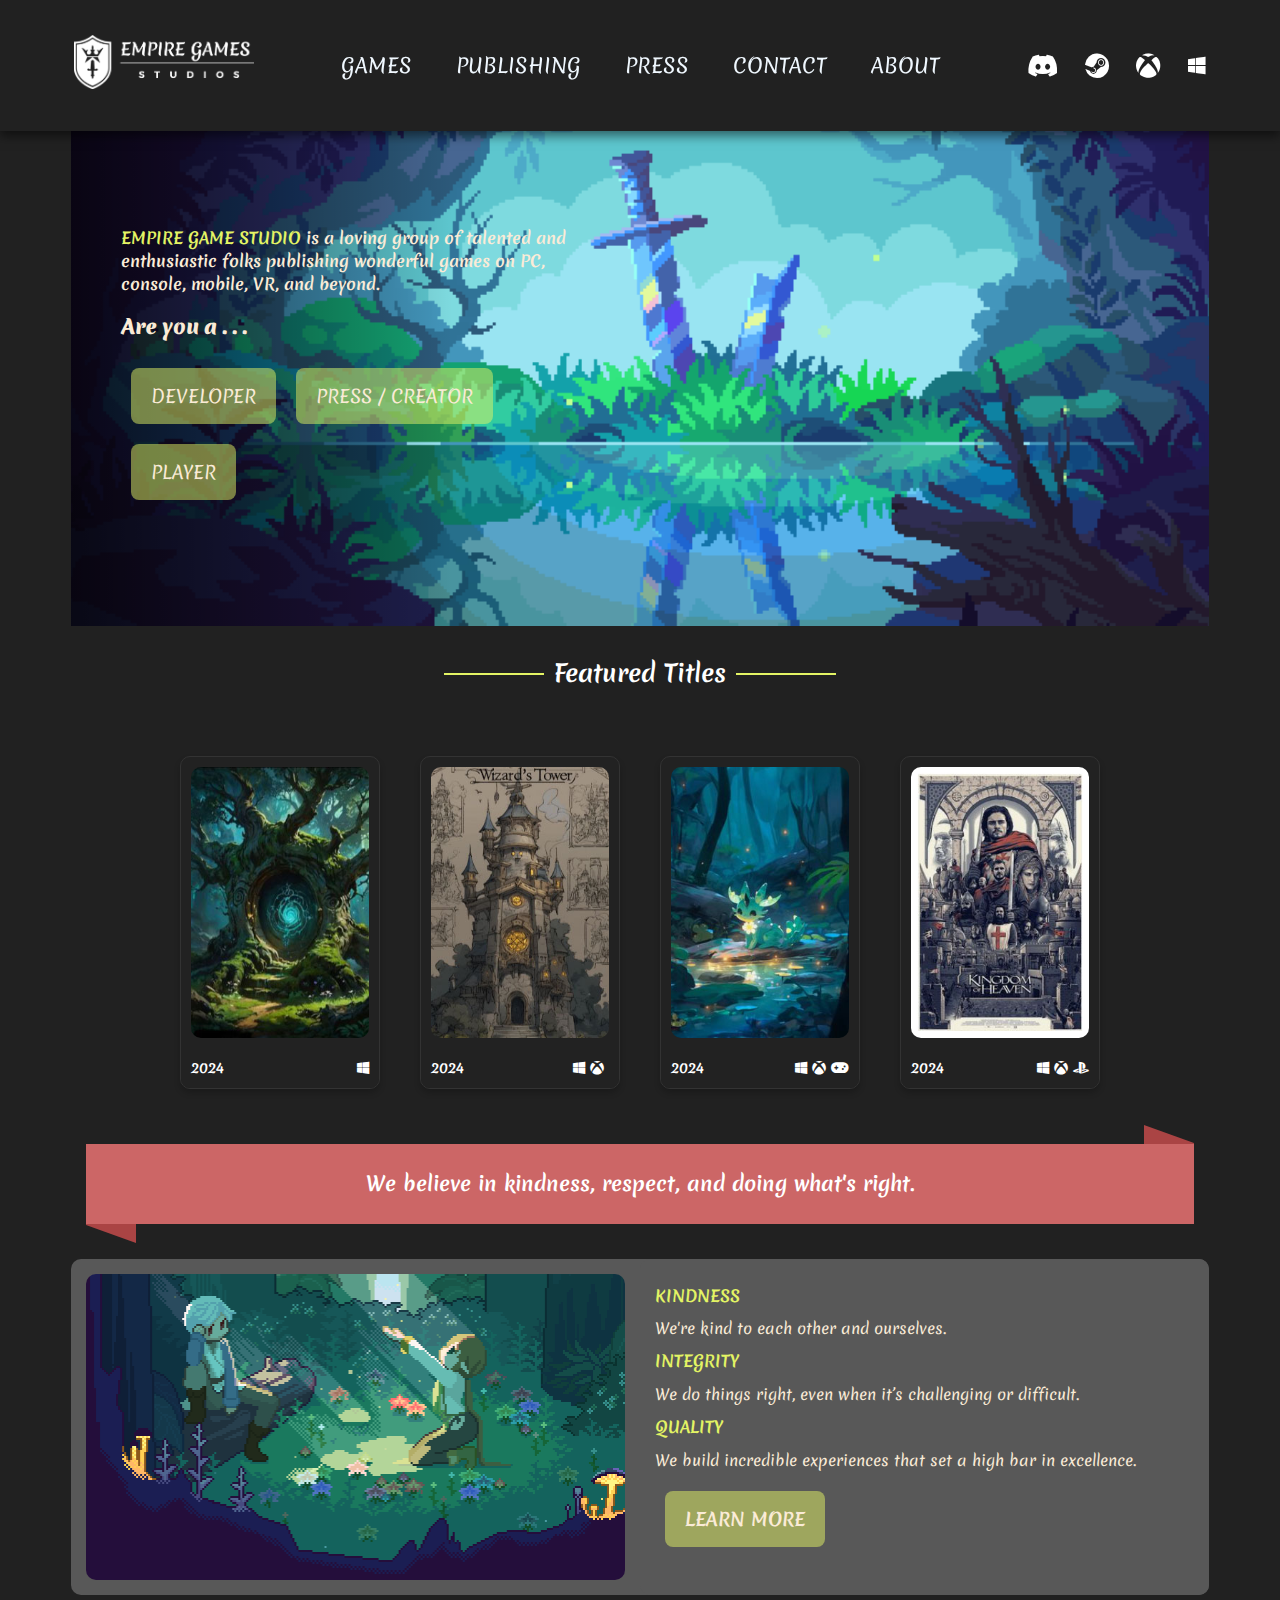
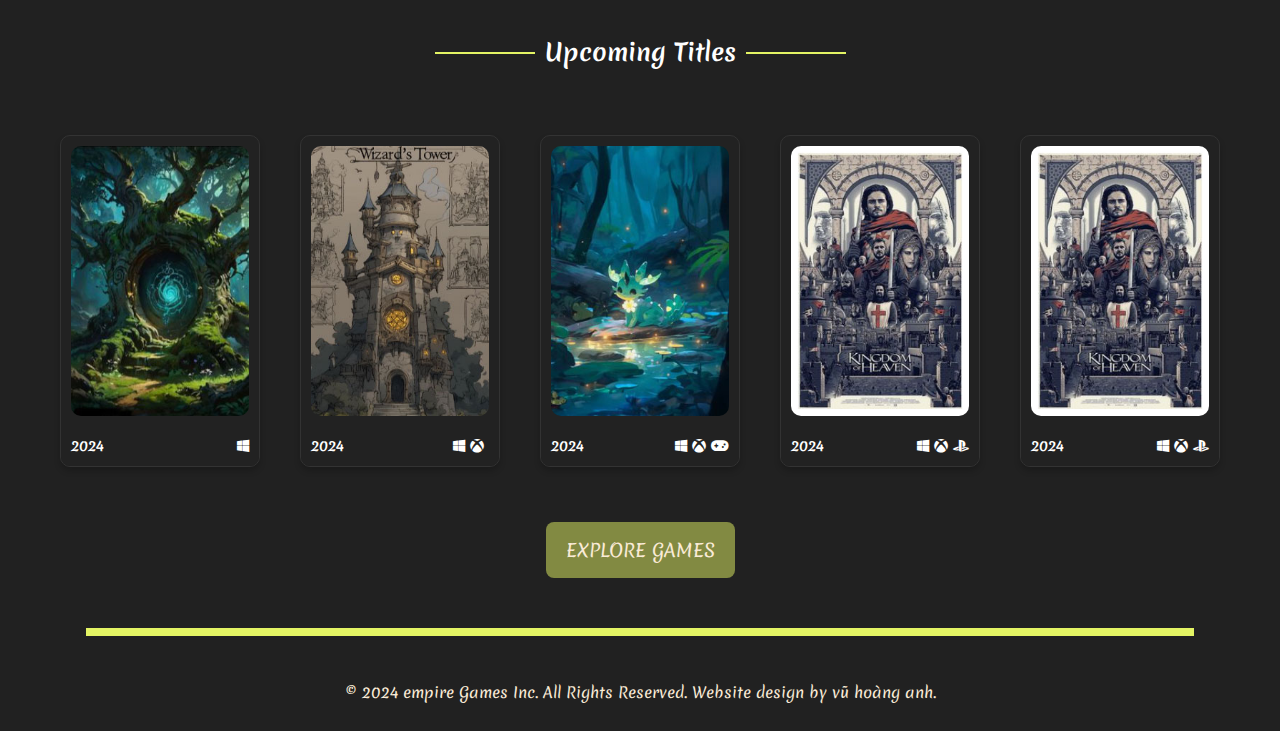
<file: home1.html>
<!doctype html>
<html>
<head>
    <meta charset="utf-8">
    <title>EMPIRE STUDIO</title>
    <link rel="stylesheet" href="css/MAINSTYLE.css">
    <link rel="icon" href="images/LOGO STUDIO web.png">
	<link rel="stylesheet" href="css/all.css">
</head>

<body>
	<header>	
	<nav>
		<div class="container">
			   <a  href="home1.html"><img src="images/logo studio.png" alt="LOGO" class="logo" style="width: 20vh"></a>
			
			<button type="button" class="btn-toggle">
				<p style="font-size:3vh">MENU <i class="fa-solid fa-bars " > </i></p>
			</button>
	<div class="menu">
				<ul>
					<li><a href="GAME.html">GAMES</a></li>
					<li><a href="PUBLISHING.html">PUBLISHING</a></li>
					<li><a href="PRESS.html">PRESS</a></li>
					<li><a href="PRESS.html">CONTACT</a></li>
					<li><a href="ABOUT.html">ABOUT</a></li>
				</ul>
			</div>
		<div class="nav-icon row"> 
			<a href=""><i class="fa-brands fa-discord fa-lg"></i></a>
			<a href=""><i class="fa-brands fa-steam fa-lg"></i></a>
			<a href=""><i class="fa-brands fa-xbox fa-lg"></i></a>
			<a href=""><i class="fa-brands fa-windows"></i></a>
		</div>
		
		</div>
		</nav>
	</header>
	
 
	<section id="welcome" class="container" style="margin-top: 10%">
		<div class="caption">
			<h1> <strong class="bold-text" style="color:#E3F464">EMPIRE GAME STUDIO</strong> is a loving group of talented and enthusiastic folks publishing wonderful games on PC, console, mobile, VR, and beyond.
			</h1>

			<h2 style="font-size: 20px">
				<strong >Are you a . . .</strong>
			</h2>
			<div class="row" >
				<a href="profolio.html" class="background-link">DEVELOPER</a>
				<a href="index.html" class="background-link row">PRESS / CREATOR</a>
				<a href="REGISTER.html" class="background-link">PLAYER</a>
			</div>
	  </div>
</section>
        <section id="revew" class="container"> 
			<div class="title-container col-12">
 				<h1 class="title">Featured Titles</h1>
			</div>
			<div class="game-container">
				<!-- Box 1 -->
 				<div class="game-box">
					<a href="soni game.html"><img src="images/game.jpg" alt="Sonny" class="game-image"></a>
<div class="game-info">
		  <span class="year">2024</span>
			  <div class="platforms">
				<i class="fa-brands fa-windows"></i>
		</div>
				  </div>
			  </div>
				<!-- Box 2 -->
 				<div class="game-box">
					<a href="soni game.html"><img src="images/game-2.jpg" alt="Sonny" class="game-image"></a>
<div class="game-info">
		  <span class="year">2024</span>
			  <div class="platforms">
				<i class="fa-brands fa-windows"></i>
				<i class="fa-brands fa-xbox"></i>
				<i class="fa-brands fa-"></i>
		</div>
				  </div>
			  </div>
				<!-- Box 3 -->
 				<div class="game-box">
					<a href="soni game.html"><img src="images/game-3.jpg" alt="Sonny" class="game-image"></a>
<div class="game-info">
		  <span class="year">2024</span>
			  <div class="platforms">
				<i class="fa-brands fa-windows"></i>
				<i class="fa-brands fa-xbox"></i>
				<i class="fa-solid fa-gamepad"></i>
		</div>
				  </div>
			  </div>
								<!-- Box 4 -->
 				<div class="game-box">
				  <a href="soni game.html"><img src="images/game-4.jpg" alt="Sonny" class="game-image"></a>
<div class="game-info">
		  <span class="year">2024</span>
			  <div class="platforms">
				<i class="fa-brands fa-windows"></i>
				<i class="fa-brands fa-xbox"></i>
				<i class="fa-brands fa-playstation"></i>
		</div>
				  </div>
			  </div>			
			</div>		
</section>
        <section id="project">
			<div class="container">
				<div class="col-12">
					<h1 class="Ribbon">We believe in kindness, respect, and doing what's right.</h1>	
				</div>
				<div class="row mt-20 title-background">
					<div class="col-6 col-md-12 col-lg-12  " >
						<img src="images/mo-ta.gif" alt="" class="img">
					</div>
					<div class="col-6 col-md-12 col-lg-12 title-background" >
						<h1 class="fa-bold " style="color:#E3F464">KINDNESS</h1>
						<p>We're kind to each other and ourselves.</p>
						<h1 class="fa-bold" style="color:#E3F464">INTEGRITY</h1>
						<p>We do things right, even when it’s challenging or difficult.</p>
						<h1 class="fa-bold" style="color:#E3F464">QUALITY</h1>
						<p>We build incredible experiences that set a high bar in excellence.</p>
						<h1><a href="#" class="background-link">LEARN MORE</a></h1>
					</div>
				</div>
			</div>
</section>
        <section id="feedback">
			<div class="container">
				<div class="title-container col-12">
 					<h1 class="title">Upcoming Titles</h1>
				</div>		
			</div>
			<div class="game-container">
				<!-- Box 1 -->
 				<div class="game-box">
					<a href="soni game.html"><img src="images/game.jpg" alt="Sonny" class="game-image"></a>
<div class="game-info">
		  <span class="year">2024</span>
			  <div class="platforms">
				<i class="fa-brands fa-windows"></i>
		</div>
				  </div>
			  </div>
				<!-- Box 2 -->
 				<div class="game-box">
					<a href="soni game.html"><img src="images/game-2.jpg" alt="Sonny" class="game-image"></a>
<div class="game-info">
		  <span class="year">2024</span>
			  <div class="platforms">
				<i class="fa-brands fa-windows"></i>
				<i class="fa-brands fa-xbox"></i>
				<i class="fa-brands fa-"></i>
		</div>
				  </div>
			  </div>
				<!-- Box 3 -->
 				<div class="game-box">
					<a href="soni game.html"><img src="images/game-3.jpg" alt="Sonny" class="game-image"></a>
<div class="game-info">
		  <span class="year">2024</span>
			  <div class="platforms">
				<i class="fa-brands fa-windows"></i>
				<i class="fa-brands fa-xbox"></i>
				<i class="fa-solid fa-gamepad"></i>
		</div>
				  </div>
			  </div>
								<!-- Box 4 -->
 				<div class="game-box">
				  <a href="soni game.html"><img src="images/game-4.jpg" alt="Sonny" class="game-image"></a>
<div class="game-info">
		  <span class="year">2024</span>
			  <div class="platforms">
				<i class="fa-brands fa-windows"></i>
				<i class="fa-brands fa-xbox"></i>
				<i class="fa-brands fa-playstation"></i>
		</div>
				  </div>
			  </div>
												<!-- Box 5 -->
 				<div class="game-box">
				  <a href="soni game.html"><img src="images/game-4.jpg" alt="Sonny" class="game-image"></a>
<div class="game-info">
		  <span class="year">2024</span>
			  <div class="platforms">
				<i class="fa-brands fa-windows"></i>
				<i class="fa-brands fa-xbox"></i>
				<i class="fa-brands fa-playstation"></i>
		</div>
				  </div>
			  </div>		
			</div>	
		<div class="container " style="text-align: center;">
			<div class="col-12"><a href="profolio.html" class=" background-link">EXPLORE GAMES</a></div>
		</div>
		</section>
	<div class="container">
		<div class="col-12"><hr size="10" color="#E3F464" width="100%" align="center" ></div>
	</div>
<!-- Footer -->
  <footer class="footer container">
    <p>© 2024 empire Games Inc. All Rights Reserved. Website design by vũ hoàng anh.</p>
  </footer>	 

	<script src="https://ajax.googleapis.com/ajax/libs/jquery/3.7.1/jquery.min.js"></script>
<script> 
$(document).ready(function(){
  $(".btn-toggle").click(function(){
    $(".menu").slideToggle("slow");
  });
});
</script>
	
	
</body>
</html>
</file>
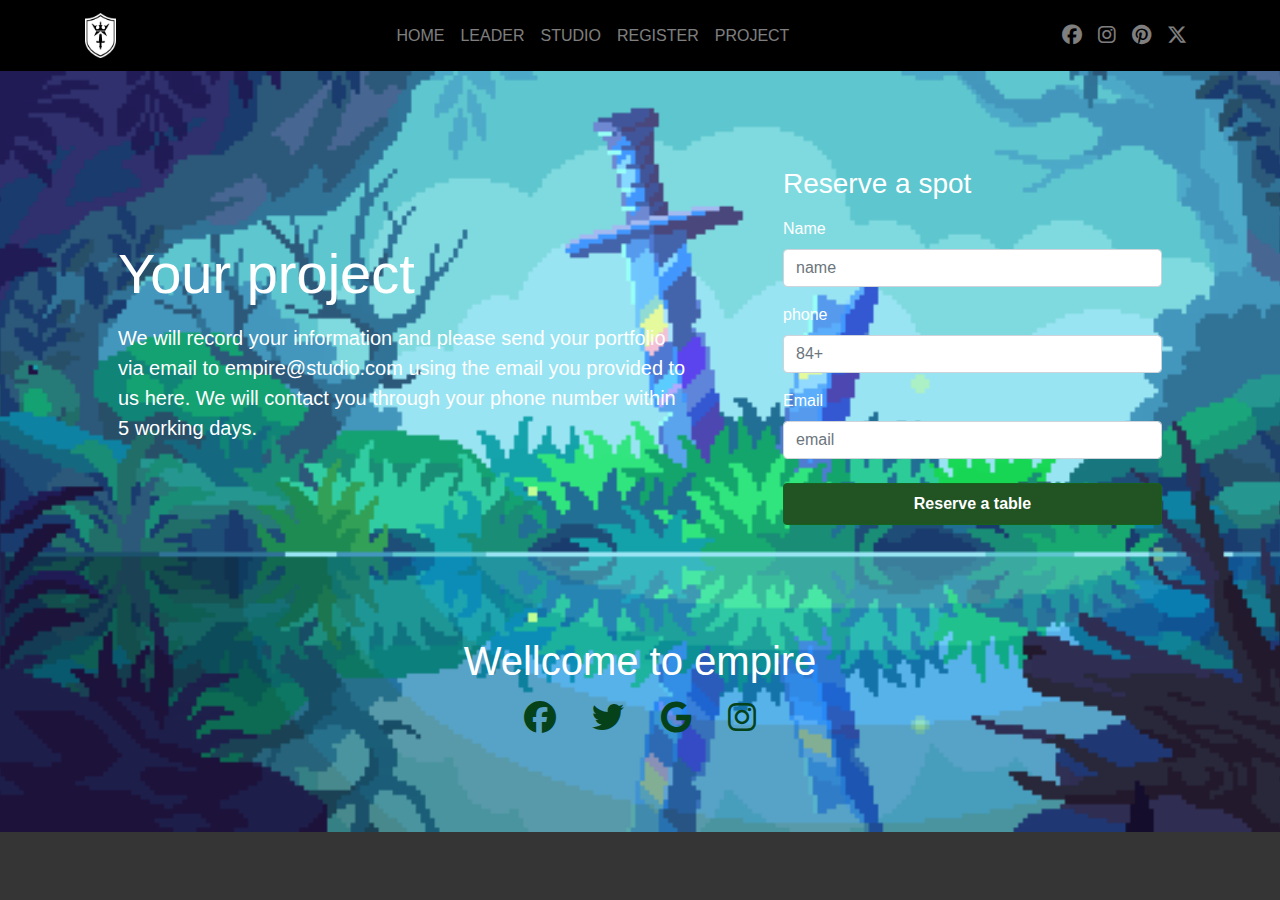
<file: REGISTER.html>
<!doctype html>
<html>
<head>
<meta charset="utf-8">
<title>Untitled Document</title>
	<link rel="stylesheet" href="css/bootstrap-4.4.1.css">
	<link rel="stylesheet" href="css/all.css">
</head>

<body>
	  <nav class="navbar navbar-expand-md navbar-dark bg-dark">
    <div class="container"> <button class="navbar-toggler navbar-toggler-right border-0" type="button" data-toggle="collapse" data-target="#navbar12" style="">
        <span class="navbar-toggler-icon"></span>
      </button>
      <div class="collapse navbar-collapse" id="navbar12"> <a class="navbar-brand d-none d-md-block" href="#">
          <b><img src="images/LOGO STUDIO(1).png" class="img-icon-toi" alt=""></b>
        </a>
        <ul class="navbar-nav mx-auto">
          <li class="nav-item"> <a class="nav-link" href="HOME.html">HOME</a> </li>
          <li class="nav-item"> <a class="nav-link" href="profolio.html">LEADER</a> </li>
          <li class="nav-item"> <a class="nav-link" href="index.html">STUDIO</a> </li>
		  <li class="nav-item"> <a class="nav-link" href="REGISTER.html">REGISTER</a> </li>
		  <li class="nav-item"> <a class="nav-link" href="GAME.html">PROJECT</a> </li>
        </ul>
        <ul class="navbar-nav">
          <li class="nav-item"> <a class="nav-link" href="#"><i class="fa-brands fa-facebook fa-lg"></i></a> </li>
		  <li class="nav-item"> <a class="nav-link" href="#"><i class="fa-brands fa-instagram fa-lg"></i></a> </li>
          <li class="nav-item"> <a class="nav-link" href="#"><i class="fa-brands fa-pinterest fa-lg"></i></a> </li>
          <li class="nav-item"> <a class="nav-link" href="#"><i class="fa-brands fa-x-twitter fa-lg"></i></a> </li>

        </ul>
      </div>
    </div>
  </nav>

	  <div class="py-5 bg-img-toi">
    <div class="container">
      <div class="row">
        <div class="p-5 col-md-7 d-flex flex-column justify-content-center">
          <h3 class="display-4 mb-3">Your project</h3>
          <p class="mb-4 lead">We will record your information and please send your portfolio via email to empire@studio.com using the email you provided to us here. We will contact you through your phone number within 5 working days.</p>
        </div>
        <div class="p-5 col-md-5">
          <h3 class="mb-3">Reserve a spot</h3>
          <form>
            <div class="form-group"> <label>Name</label> <input class="form-control" placeholder="name"> </div>
            <div class="form-group"> <label>phone</label> <input class="form-control" placeholder="84+"> </div>
            <div class="form-group"> <label>Email</label> <input class="form-control" placeholder="email"> </div> <button type="submit" class="btn mt-4 btn-block btn-primary mb-3 p-2"><b>Reserve a table</b></button>
          </form>
        </div>
      </div>
    </div>
		    <div class="text-center py-5" >
    <div class="container">
      <div class="row">
        <div class="col-md-12">
          <h1 class="mb-3">Wellcome to empire</h1>
        </div>
      </div>
      <div class="row">
        <div class="col-12"> <a href="#" class="text-end">
            <i class="fa-brands fa-facebook fa-2x mx-3"></i>
          </a> <a href="#" class="text-end">
            <i class="fa-brands fa-twitter fa-2x mx-3"></i>	
          </a> <a href="#" class="text-end">
            <i class="fa-brands fa-2x fa-google mx-3"></i>
          </a> <a href="#" class="text-end">
            <i class="fa-brands fa-instagram fa-2x mx-3"></i>
          </a> </div>
      </div>
    </div>
  </div>
  </div>
	
  <script src="https://code.jquery.com/jquery-3.3.1.slim.min.js" integrity="sha384-q8i/X+965DzO0rT7abK41JStQIAqVgRVzpbzo5smXKp4YfRvH+8abtTE1Pi6jizo" crossorigin="anonymous"></script>
  <script src="https://cdnjs.cloudflare.com/ajax/libs/popper.js/1.14.6/umd/popper.min.js" integrity="sha384-wHAiFfRlMFy6i5SRaxvfOCifBUQy1xHdJ/yoi7FRNXMRBu5WHdZYu1hA6ZOblgut" crossorigin="anonymous"></script>
  <script src="https://stackpath.bootstrapcdn.com/bootstrap/4.3.1/js/bootstrap.min.js" integrity="sha384-JjSmVgyd0p3pXB1rRibZUAYoIIy6OrQ6VrjIEaFf/nJGzIxFDsf4x0xIM+B07jRM" crossorigin="anonymous"></script>
</body>
</html>
</file>
<file: css/MAINSTYLE.css>
@charset "utf-8";
/* CSS Document */
@import url('https://fonts.googleapis.com/css2?family=Fruktur:ital@0;1&family=Merienda:wght@300..900&family=Splash&display=swap');
body
{
	background-image: url();
	
	background-color:#212121;
	color: antiquewhite;
	font-size: 20px;
	font-family: "Merienda";
}
@font-face {
    font-family: 'Merienda';
    src: url('Merienda-Regular.eot');
    src: url('Merienda-Regular.eot?#iefix') format('embedded-opentype'),
        url('Merienda-Regular.woff2') format('woff2'),
        url('Merienda-Regular.woff') format('woff'),
        url('Merienda-Regular.ttf') format('truetype'),
        url('Merienda-Regular.svg#Merienda-Regular') format('svg');
    font-weight: normal;
    font-style: normal;
    font-display: swap;
}

@font-face {
    font-family: 'Merienda';
    src: url('Merienda-Regular_1.eot');
    src: url('Merienda-Regular_1.eot?#iefix') format('embedded-opentype'),
        url('Merienda-Regular_1.woff2') format('woff2'),
        url('Merienda-Regular_1.woff') format('woff'),
        url('Merienda-Regular_1.ttf') format('truetype'),
        url('Merienda-Regular_1.svg#Merienda-Regular') format('svg');
    font-weight: normal;
    font-style: normal;
    font-display: swap;
}


.mx-auto{ margin-left: auto; margin-right: auto}
.mt-40{ margin-top: 40px}
.py-40{padding-top:40px; padding-bottom: 40px }
.p-100{ padding: 100px}
.mt-10{ margin-top: 10px}
.mt-20{ margin-top: 20px}
p
{
	margin-top:0px;
	margin-bottom: 0px;
	padding-bottom: 0px;
	padding-top: 0px;
	padding-left: 0px;
	padding-right: 0px;
	font-size: 15px
}
h1
{
	font-size: 1rem;
	margin-top:10px;
}
h5
{
	margin-bottom: 5px
		
}
h1,h2,h3,h4,h6
{
	
}
.title-background
{
	border-radius: 10px;
	background-color: #585858;
}
a{
	padding: 10px;
	text-decoration: none;
	color: #fff
	
}
.size-small
{
	font-size: 25px;
	
}
.font-noman 
{
	font-family: "Splash";
}
.bold-text
{
  font-weight: bold;
}
.font-pro
{
	font-family: "Fruktur";
	font-weight: 800;
}
*{box-sizing: border-box}/*giữ đường viền vào trong*/
.container
{
	width: 90%;margin: auto; /*box container chiếm 90% độ rộng màng hình và nằm giữa*/
}
/* Cho máy tính để bàn */
@media (max-width: 774px)
{
.icon-end{	white-space: nowrap; display: none
	!important}
.container
	{
		width: 90%; margin: auto 
	}
}
.col-1{ width: 8.33%; }
.col-2{width: 16.66%}
.col-3{ width: 25%}
.col-4{ width: 33.33%}
.col-5{ width: 41.66%}
.col-6{ width: 50%}
.col-7{ width: 58.33%}
.col-8{ width: 66.66%}
.col-9{ width: 75%}
.col-10{ width: 83.33%}
.col-11{ width: 91.66%}
.col-12{ width: 100%}
.col-0{width: 0%}

/* Cho điện thoại di động */
@media (max-width: 768px)
{
	.col-md-1 { width: 8.33%; }
	.col-md-2{width: 16.66%}
	.col-md-3{ width: 25%}
	.col-md-4{ width: 33.33%}
	.col-md-5{ width: 41.66%}
	.col-md-6{ width: 50%}
	.col-md-7{ width: 58.33%}
	.col-md-8{ width: 66.66%}
	.col-md-9{ width: 75%}
	.col-md-10{ width: 83.33%}
	.col-md-11{ width: 91.66%}
	.col-md-12{ width: 100%}
	.col-md-0{width: 0%}
}
/* Cho máy tính bảng và laptop */
@media (max-width: 1024px) and (min-width: 768px)
{
	.col-lg-1 { width: 8.33%; }
	.col-lg-2{width: 16.66%}
	.col-lg-3{ width: 25%}
	.col-lg-4{ width: 33.33%}
	.col-lg-5{ width: 41.66%}
	.col-lg-6{ width: 50%}
	.col-lg-7{ width: 58.33%}
	.col-lg-8{ width: 66.66%}
	.col-lg-9{ width: 75%}
	.col-lg-10{ width: 83.33%}
	.col-lg-11{ width: 91.66%}
	.col-lg-12{ width: 100%}
	.col-lg-0{width: 0%}
}


/* phải cho các cột vào dòng row, thì mới dược sắp nằm cạnh nhau cho đủ 100%*/
.row
{
	display: flex; flex-wrap: wrap
}
/*tất cả các cột đều có đường viền đỏ và đẩy bờ lề vào trong là 15px*/
[class*="col-"] 
{
  padding: 15px;
  /*border: 1px solid #FF0004; màu của khung container*/
}
.img
{
    object-fit: cover; /* Đảm bảo ảnh không bị méo */
  
	width: 100%;
	height: cover;
   border-radius: 10px;
    display: block;
	   margin-top: auto;     /* Căn giữa theo chiều ngang */
    margin-b: auto;    /* Căn giữa theo chiều ngang */
}
/* Cách căn full-width cho GIF */
    .full-width-gif {
      width: 100%; /* Chiếm toàn bộ chiều rộng của trang */
      height: auto; /* Giữ tỷ lệ hình ảnh */
    }

.text-center{ text-align: center}

.mt-50{
	margin-top: 50px
}
#welcome 
{
	background-image:url("../images/background-3.gif");
	height: 500px; /* You must set a specified height */
	background-position: center; /* Center the image */
	background-repeat: no-repeat; /* Do not repeat the image */
	background-size: cover; /* Resize the background image to cover the entire container */	
}
section 
{
	margin-top: 10px;
}
#welcome 
.caption
{
	width: 50%;
    background: linear-gradient(90deg, rgba(0,0,0,0.7175245098039216) 0%, rgba(0,0,0,0) 67%);
	height: 500px;
	padding: 50px;
	
}
.caption h1
{
	margin-top: 50px
}
/*--- dinh dang trong flex---*/
.d-flex{ display: flex}
/*--- dẩy các box trong flexc theo chiều ngang*/
.justify-content-start{justify-content:flex-start}
.justify-content-end{justify-content:flex-end}
.justify-content-center{justify-content:center}
.justify-content-between{justify-content:space-between}
.justify-content-around{justify-content:space-around}
/*--- đẩy các cột trong flex theo chiều dọc*/
.align-items-start{ align-items: flex-start}
.align-items-end{ align-items: flex-end}
.align-items-center{ align-items:center}
.align-items-stretch{ align-items:stretch}
header
{
	position: fixed;
	width: 100%;
	left: 0; top: 0;
	z-index:99999
}
header nav
{
	background: #212121;
	padding: 25px 0;
	box-shadow: 0 5px 10px rgba(0,0,0,0.5);
	margin-bottom: 10px;
	position: relative
}
nav
{ padding: 5px 0; background-color:black; }
.nav .logo
{
	height: 10%
}

nav 
.container{position: relative}
nav
.btn-toggle{position: absolute;right: 0;top: 10px; background-color:#212121; color: white;border:none;font-size: 20px;margin-top: -2%}
.menu
{
margin-top: 10px;
margin-bottom: 10px;
	display: none
}
.menu ul 
{
	margin:1px;
	padding: 2px;
	list-style: none
}

.menu ul li a{
	text-transform: uppercase;
	padding: 7px 4px ;
	color: aliceblue;
	font-size: 20;
	margin: 2px;
	display: block;
	border-bottom: 1px dotted #ddd;
	
	font-family: Merienda;
}
.menu ul li a:hover 
{
	background-color: #6D6D6D;
	box-shadow: 0 0 15px 5px rgba(177,177,177,1.00); /* Tạo ánh sáng */
  transform: scale(1.05); /* Phóng to nhẹ */
	 border-radius: 8px;
}
.nav-icon{	white-space: nowrap; display: none}
@media(min-width:1025px)
{
	
	.menu{display: block !important}
	.btn-toggle{display: none;
	
	}
	nav .container,.menu ul 
	
	{
		display: flex;
	justify-content: space-between;
		align-items: center;
	
	
	}
	.menu ul li a
	{
		border-bottom: none;
		padding: 7px 20px
	}
	
	
}
@media(min-width:1200px)
{
.nav-icon{ display: block !important}	
}
/* Định dạng cơ bản cho ô chọn */
.background-link
{
  display: inline-block;
  padding: 15px 20px;
  margin: 10px;
  font-size: 18px;
  text-align: center;
  color:antiquewhite ;
 background-color: rgba(227,244,100,0.50);
  border: none;
  border-radius: 8px;
  cursor: pointer;
  transition: box-shadow 0.3s ease, transform 0.3s ease;
}
/* Hiệu ứng phát sáng khi rê chuột vào */
.background-link:hover
{
  box-shadow: 0 0 15px 5px rgba(177,177,177,1.00); /* Tạo ánh sáng */
  transform: scale(1.05); /* Phóng to nhẹ */
}
.progress-bar
{
	background-color: #ddd;
	border-radius: 10px;
	height: 15px;
	margin-top: -16px
}
.progress{
	height: 100%;
	border-radius: 10px 0 0 10px;
	font-size: 10px; color: #fff;
	text-align:right;
	font-weight: 800;
	padding-right: 5px
}
.title-container {
  text-align: center; /* Căn giữa tiêu đề */
/*  background-color: # ;  Màu nền (tùy chọn) */
  padding: 20px 0;
}

.title {
  color: white; /* Màu chữ */
  font-size: 24px; /* Kích thước chữ */
  font-weight: bold; /* Chữ đậm */
  position: relative; /* Để sử dụng ::before và ::after */
  display: inline-block; /* Để không chiếm hết chiều ngang */
}

.title::before,
.title::after {
  content: ""; /* Tạo đường kẻ */
  position: absolute;
  top: 50%; /* Đặt giữa theo chiều dọc */
  width: 100px; /* Độ dài của đường kẻ */
  height: 2px; /* Độ dày của đường kẻ */
  background-color: #E3F464; /* Màu của đường kẻ */
}

.title::before {
  left: -110px; /* Đặt đường kẻ bên trái */
}

.title::after {
  right: -110px; /* Đặt đường kẻ bên phải */
}


/* Container */
.game-container {
  display: flex; /* Sử dụng Flexbox */
  flex-wrap: wrap; /* Để các box xuống dòng nếu không đủ chỗ */
  gap: 20px; /* Khoảng cách giữa các box */
  justify-content: center; /* Căn giữa các box theo chiều ngang */
  align-items: flex-start; /* Căn t<strong></strong>heo chiều dọc (bên trên) */
  padding: 20px; /* Khoảng cách từ container đến viền màn hình */

}

/* Box game */
.game-box {
  background-color: #222; /* Màu nền đen */
  border: 1px solid #333; /* Viền tối */
  border-radius: 10px; /* Bo góc */
  overflow: hidden; /* Ẩn phần dư */
  width: 200px; /* Chiều rộng cố định */
  display: flex;
  flex-direction: column;
  align-items: center;
  box-shadow: 0 4px 6px rgba(0, 0, 0, 0.2); /* Hiệu ứng đổ bóng */
  transition: transform 0.2s ease-in-out; /* Hiệu ứng hover */
  margin: 10px;
}

/* Hiệu ứng hover */
.game-box:hover {
  transform: scale(1.05); /* Phóng to khi hover */
	
}

/* Hình ảnh */
.game-image {
  width: 100%;
  height: 100%; /* Đảm bảo lấp đầy khung */
  object-fit: cover;
  display: block;
  border-radius: 10px; /* Bo góc */
}

/* Phần thông tin */
.game-info {
  display: flex;
  justify-content: space-between; /* Căn đều hai phần */
  align-items: center;
  width: 100%;
  padding: 10px;
  background-color: #222; /* Nền tối hơn */
  color: #fff; /* Màu chữ */
  font-size: 14px;
}

/* Năm phát hành */
.year {
  font-weight: bold;
}

/* Biểu tượng nền tảng */
.platforms {	
  display: flex;
  gap: 5px; /* Khoảng cách giữa các biểu tượng */
}

.platform-icon {
  width: 16px;
  height: 16px;
  background-size: cover;
}
@media(max-width:715px)
{
	#welcome 
.caption
{
	width: 60%;
	}
}
@media(max-width:601px)
{
	#welcome 
.caption
{
	width: 75%;
	}
}
@media(max-width:488px)
{
	#welcome 
.caption
{
	width: 100%;
	}
}
.Ribbon {
  background-color: #c66; /* Màu nền của thẻ Ribbon (#c66) */
  width: cover; /* Độ rộng của thẻ Ribbon  */
  height: auto; /* Chiều cao của thẻ Ribbon  */
  line-height: 80px; /* Căn chỉnh nội dung (text) theo chiều dọc giữa thẻ Ribbon, vì line-height bằng với chiều cao */
  font-size: 20px; /* Kích thước chữ là 20px */
  text-align: center; /* Căn giữa văn bản trong thẻ Ribbon */
  position: relative; /* Đặt thẻ Ribbon ở vị trí tương đối để có thể dùng các thuộc tính position cho các phần tử con (before và after) */
  margin: 0px auto; /* Đặt khoảng cách từ trên xuống và căn giữa thẻ Ribbon trong trang */
  font-family:"Merienda"; /* Font chữ sử dụng là "Merienda"  */
  color: #fff; /* Màu chữ là màu trắng */
}
.Ribbon:after {
  background-color: #a44; /* Màu nền của các phần tử giả (before và after) (#a44) */
  width: 50px; /* Độ rộng của mỗi phần tử giả */
  height:80px; /* Chiều cao của mỗi phần tử giả là auto, giống chiều cao của thẻ Ribbon */
  content: ''; /* Nội dung của các phần tử giả này không có, chỉ có hiệu ứng tạo viền */
  display: block; /* Đảm bảo các phần tử giả này hiển thị dưới dạng block */
  transform: skewY(20deg); /* Đặt các phần tử giả bị nghiêng theo trục Y (nghiêng dọc) với góc 20 độ */
  position: absolute; /* Đặt các phần tử giả ở vị trí tuyệt đối so với thẻ Ribbon  */
  z-index: -1; /* Đảm bảo các phần tử giả được hiển thị ở phía sau nội dung của thẻ Ribbon */
}
.Ribbon:before
{
	  background-color: #a44; /* Màu nền của các phần tử giả (before và after) (#a44) */
  width: 50px; /* Độ rộng của mỗi phần tử giả */
  height:80px; /* Chiều cao của mỗi phần tử giả là auto, giống chiều cao của thẻ Ribbon */
  content: ''; /* Nội dung của các phần tử giả này không có, chỉ có hiệu ứng tạo viền */
  display: block; /* Đảm bảo các phần tử giả này hiển thị dưới dạng block */
  transform: skewY(20deg); /* Đặt các phần tử giả bị nghiêng theo trục Y (nghiêng dọc) với góc 20 độ */
  position: absolute; /* Đặt các phần tử giả ở vị trí tuyệt đối so với thẻ Ribbon  */
  z-index: -1; /* Đảm bảo các phần tử giả được hiển thị ở phía sau nội dung của thẻ Ribbon */

}
.Ribbon:before { 
  top: 10px; /* Đặt phần tử trước ở vị trí cách 10px từ cạnh trên của thẻ Ribbon */
  left: 0; /* Đặt phần tử trước ở sát bên trái của thẻ Ribbon */
}

.Ribbon:after {
  top: -10px; /* Đặt phần tử sau ở vị trí cách 10px từ cạnh trên của thẻ Ribbon, nhưng về phía trên (do top: -10px) */
  right: 0; /* Đặt phần tử sau ở sát bên phải của thẻ Ribbon */
}
.menu-end ul
{
	list-style: none;
	text-align: left;
			
}
/* Footer */
.footer {
  text-align: center; /*căn giữa chữ*/
  padding: 20px;
}

.footer-links a {
  color: antiquewhite;
  margin: 0px 10px;
  text-decoration: none;
}
.hover{
		background-color: #6D6D6D;
	box-shadow: 0 0 15px 5px rgba(177,177,177,1.00); /* Tạo ánh sáng */

}
.filter-menu {
  width: 250px;
  background-color: #333;
  color: #fff;
  padding: 15px;
  border-radius: 8px;
 }

.filter-menu h3 {
  margin: 0 0 15px;
  font-size: 18px;
  border-bottom: 1px solid #555;
  padding-bottom: 5px;
}

.filter-group {
  margin-bottom: 20px;
}

.filter-group label {
  display: flex;
  align-items: center;
  margin-bottom: 8px;
  cursor: pointer;
}

.filter-group input[type="checkbox"] {
  margin-right: 10px;
}

.sort-options label {
  display: flex;
  align-items: center;
  margin-bottom: 8px;
  cursor: pointer;
}

.sort-options input[type="radio"] {
  margin-right: 10px;
}

.toggle-switch {
  display: flex;
  align-items: center;
  margin-bottom: 15px;
}

.toggle-switch input 
{
	margin-right: 10px;
}
</file>
